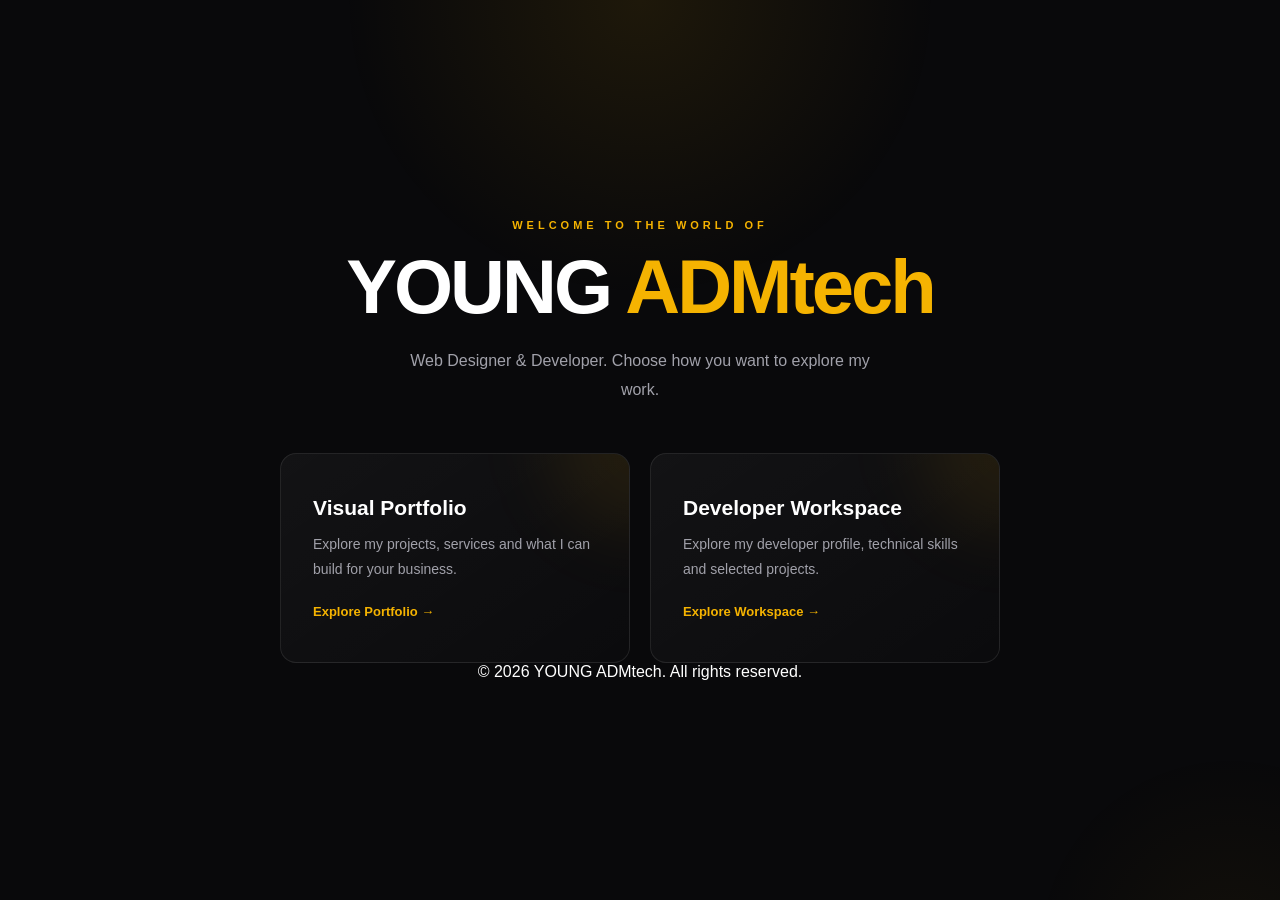
<file: index.html>
<!DOCTYPE html>
<html lang="en">
<head>
  <meta charset="UTF-8">
  <meta name="viewport" content="width=device-width, initial-scale=1.0">

  <title>YOUNG ADMtech | Web Designer &amp; Developer in Nigeria</title>

  <meta
    name="description"
    content="Welcome to YOUNG ADMtech, a web designer and developer in Nigeria. Explore website projects, digital services and the developer workspace."
  >

  <meta name="author" content="YOUNG ADMtech">
  <meta name="robots" content="index, follow">
  <meta name="theme-color" content="#09090c">

  <link
    rel="canonical"
    href="https://admtech783.github.io/my-portfolio/"
  >

  <!-- Open Graph / Social Sharing -->
  <meta property="og:type" content="website">
  <meta property="og:site_name" content="YOUNG ADMtech">
  <meta property="og:title" content="YOUNG ADMtech | Web Designer &amp; Developer">
  <meta
    property="og:description"
    content="Explore my web design projects, digital services and developer workspace."
  >
  <meta
    property="og:url"
    content="https://admtech783.github.io/my-portfolio/"
  >
  <meta
    property="og:image"
    content="https://admtech783.github.io/my-portfolio/photo.jpg"
  >
  <meta property="og:image:alt" content="YOUNG ADMtech portfolio">

  <!-- Twitter / X Sharing -->
  <meta name="twitter:card" content="summary_large_image">
  <meta name="twitter:title" content="YOUNG ADMtech | Web Designer &amp; Developer">
  <meta
    name="twitter:description"
    content="Discover my projects, services and developer workspace."
  >
  <meta
    name="twitter:image"
    content="https://admtech783.github.io/my-portfolio/photo.jpg"
  >

  <link rel="stylesheet" href="entry.css">

</head>

<body>

  <main class="entry">

    <p class="entry-small">WELCOME TO THE WORLD OF</p>

    <h1>YOUNG <span>ADMtech</span></h1>

    <p class="entry-sub">
      Web Designer &amp; Developer.
      Choose how you want to explore my work.
    </p>

    <nav class="entry-choices" aria-label="Explore my work">

      <a href="portfolio.html" class="choice">
        <h2>Visual Portfolio</h2>

        <p>
          Explore my projects, services and what I can build for your business.
        </p>

        <span>Explore Portfolio &rarr;</span>
      </a>

      <a href="workspace.html" class="choice">
        <h2>Developer Workspace</h2>

        <p>
          Explore my developer profile, technical skills and selected projects.
        </p>

        <span>Explore Workspace &rarr;</span>
      </a>

    </nav>

    <footer class="entry-footer">
      <p>
        &copy; <span id="year"></span> YOUNG ADMtech. All rights reserved.
      </p>
    </footer>

  </main>

  <script src="script.js" defer></script>

</body>
</html>
</file>
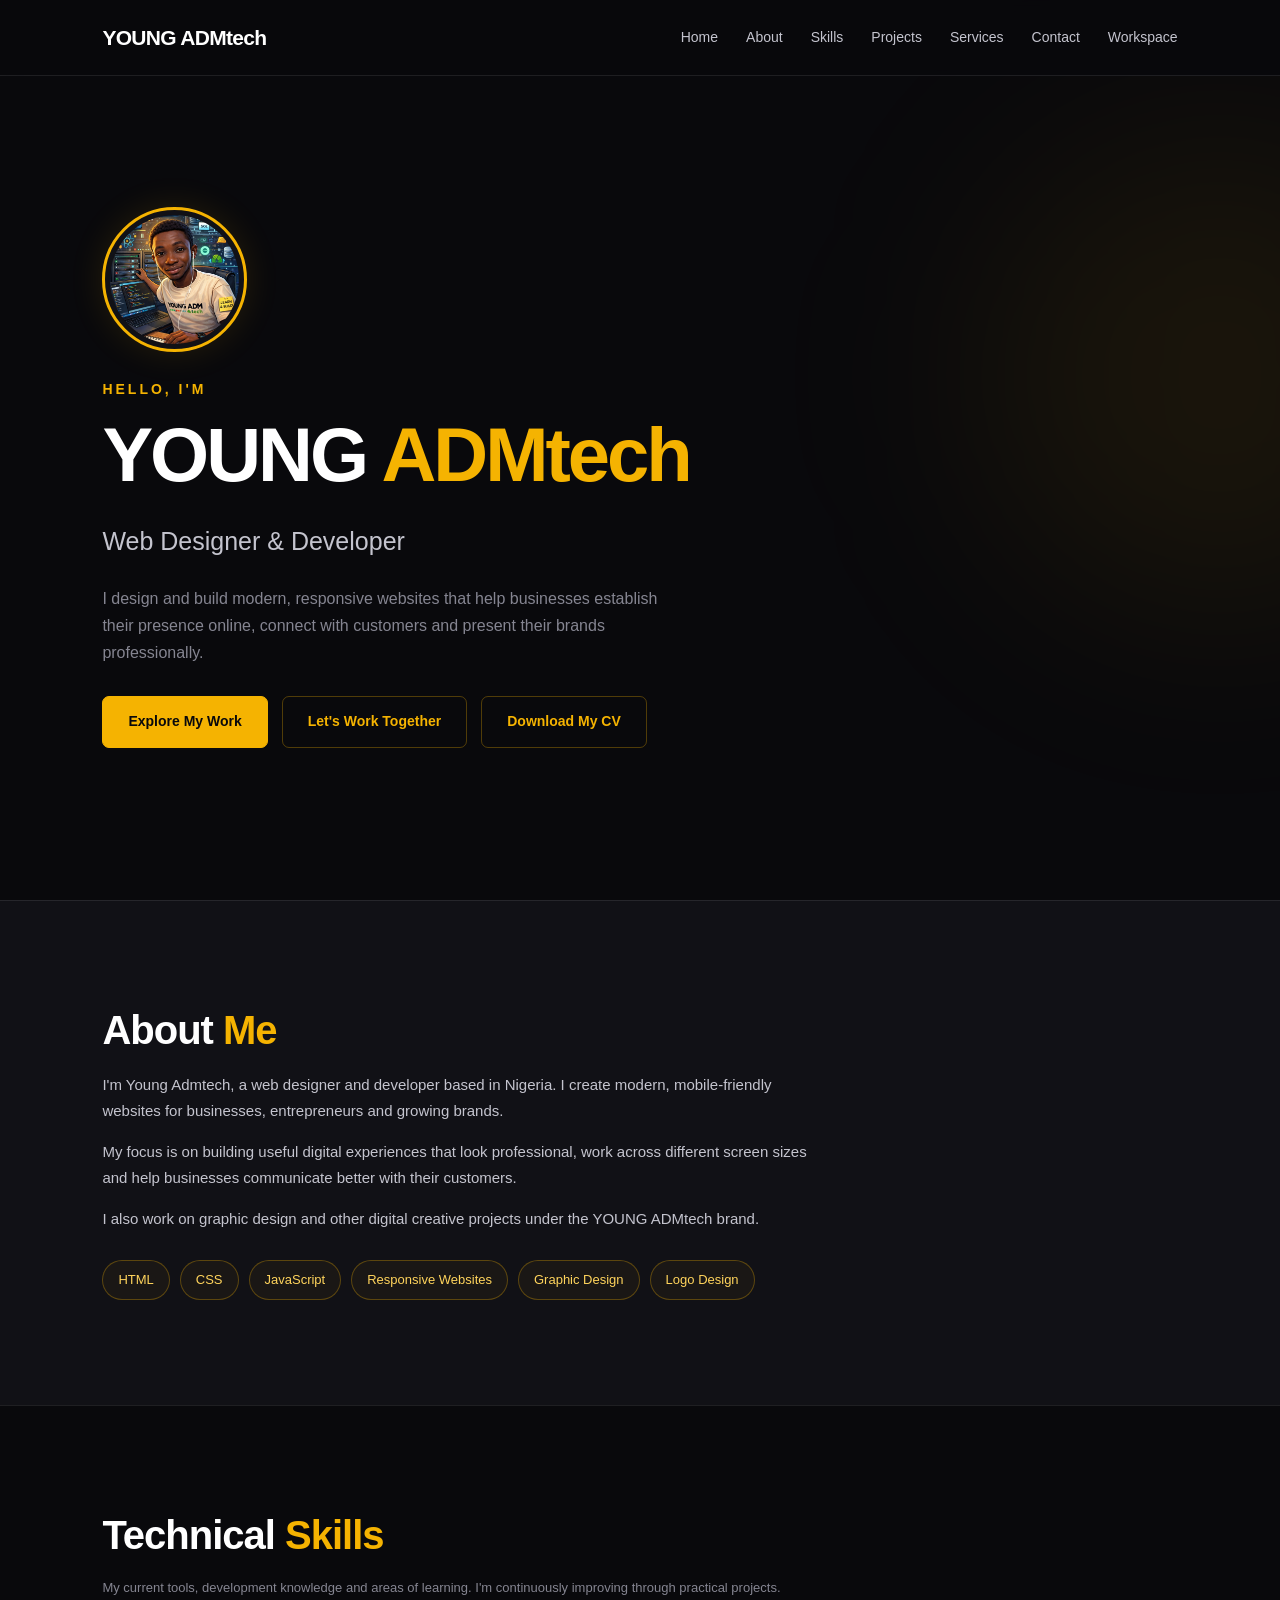
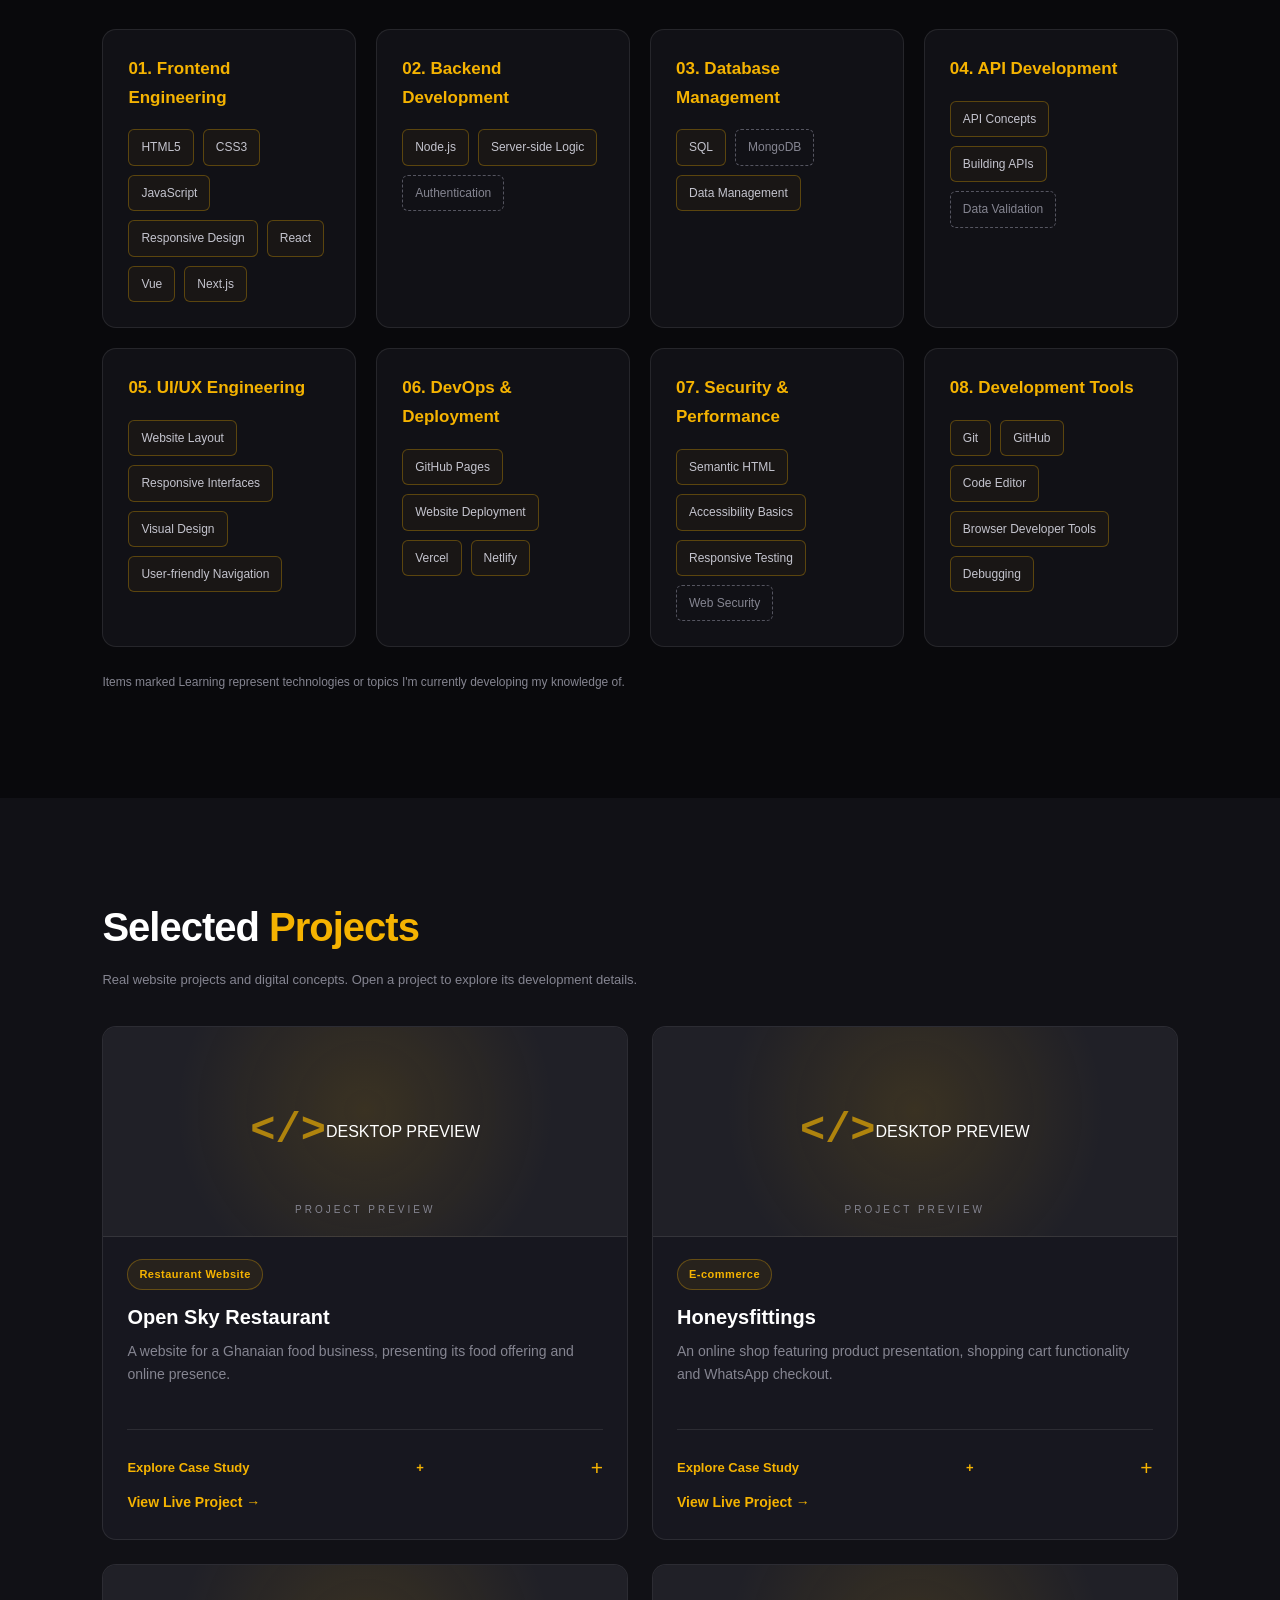
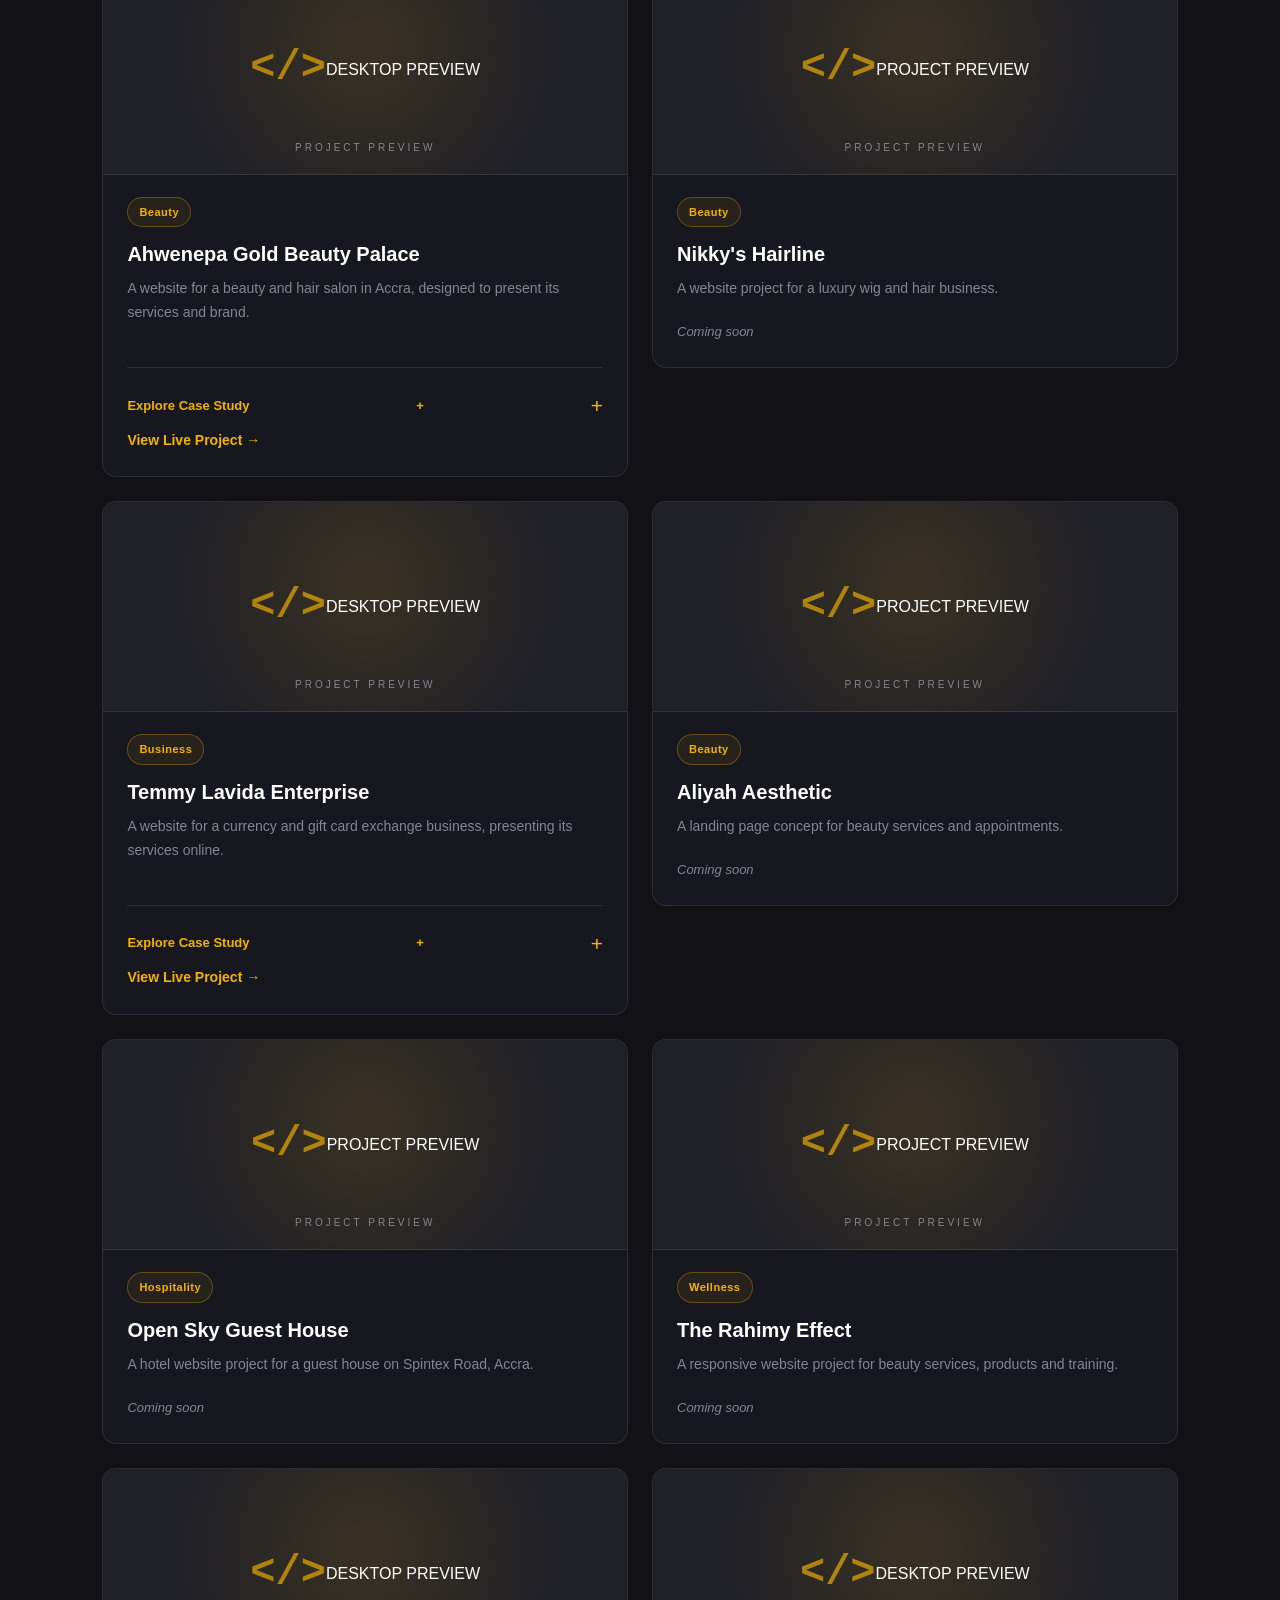
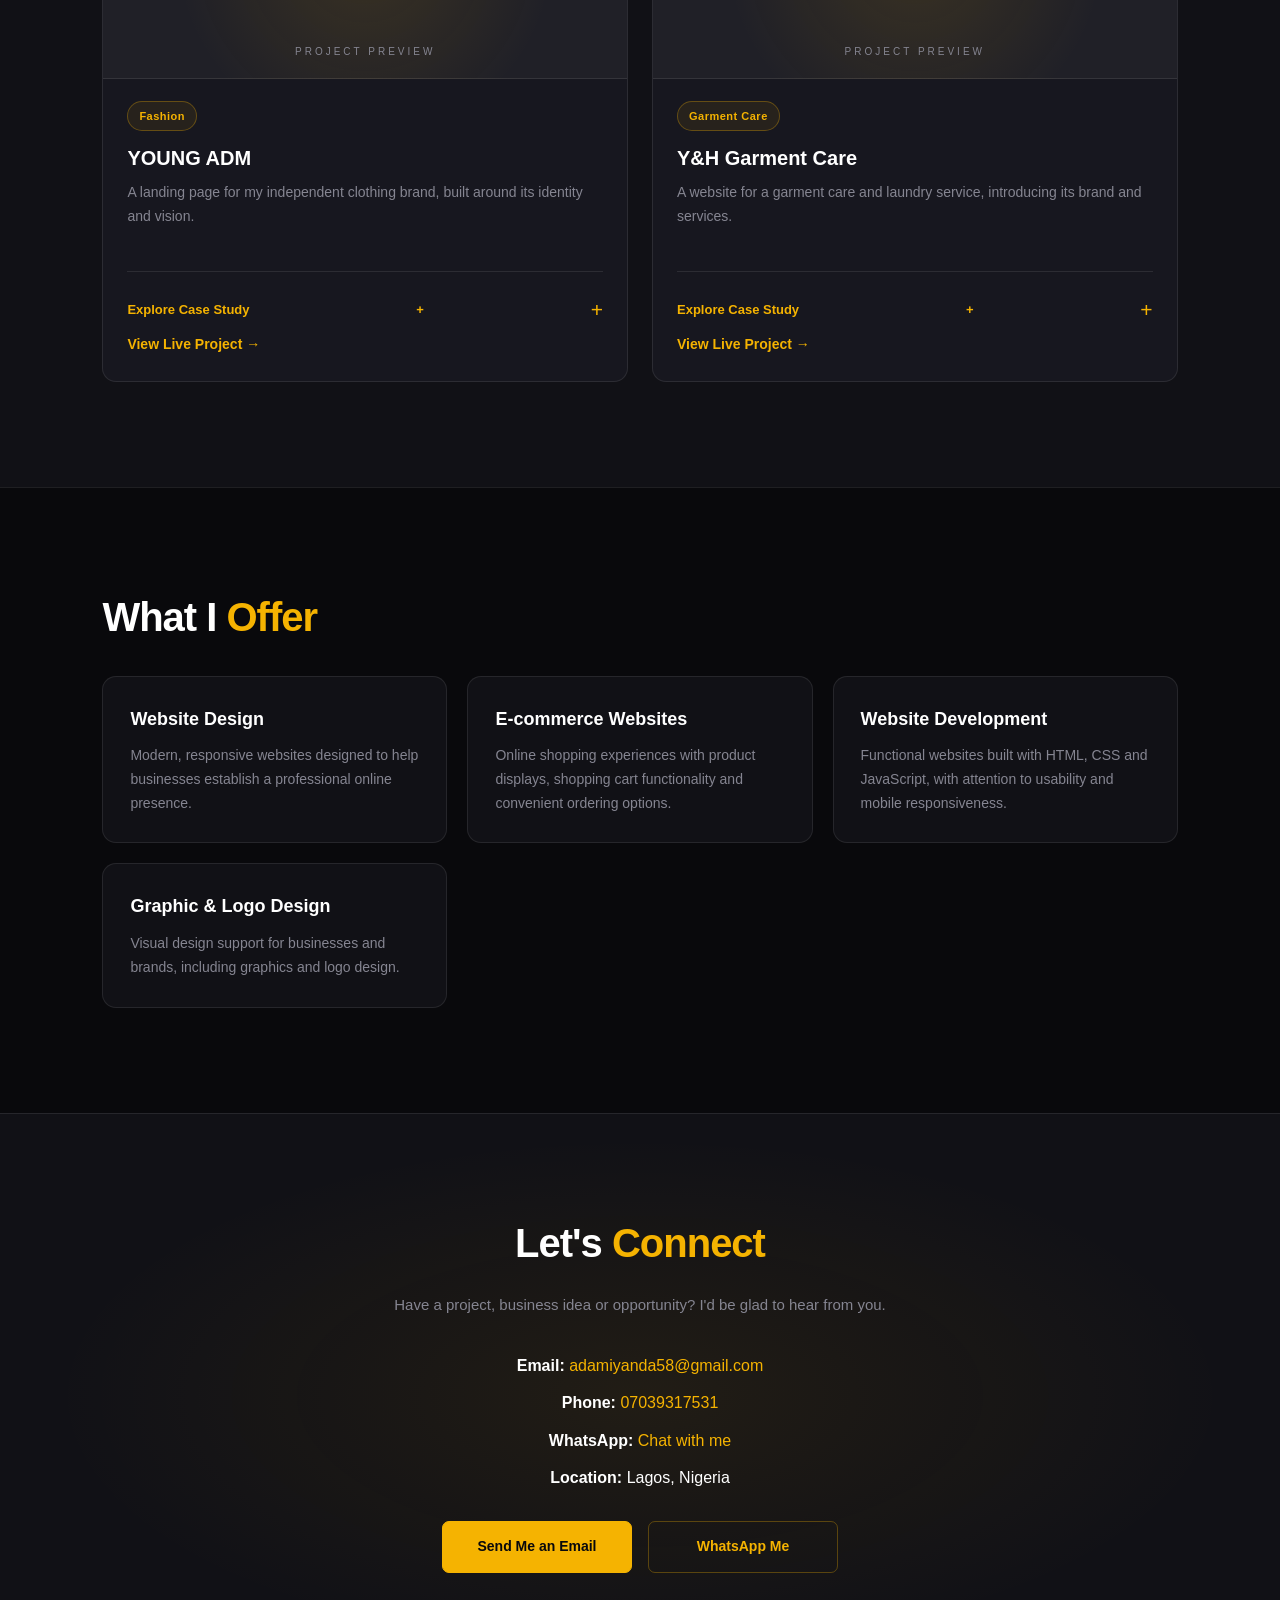
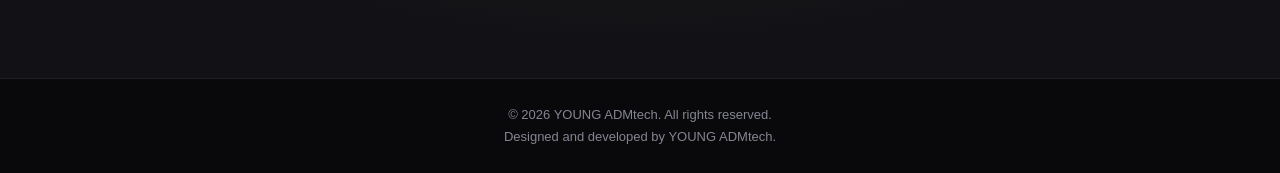
<file: portfolio.html>
<!DOCTYPE html>
<html lang="en">
<head>
  <meta charset="UTF-8">
  <meta name="viewport" content="width=device-width, initial-scale=1.0">

  <title>YOUNG ADMtech | Web Designer & Developer in Nigeria</title>

  <meta name="description" content="Explore YOUNG ADMtech's web design and development projects, technical skills and digital services. Building modern, responsive websites for businesses and growing brands in Nigeria.">

  <meta name="author" content="YOUNG ADMtech">
  <meta name="robots" content="index, follow">
  <meta name="theme-color" content="#09090c">

  <link rel="canonical" href="https://admtech783.github.io/my-portfolio/">

  <!-- Open Graph / Social Sharing -->
  <meta property="og:type" content="website">
  <meta property="og:site_name" content="YOUNG ADMtech">
  <meta property="og:title" content="YOUNG ADMtech | Web Designer & Developer">
  <meta property="og:description" content="Discover website projects, technical skills and digital services by YOUNG ADMtech.">
  <meta property="og:url" content="https://admtech783.github.io/my-portfolio/">
  <meta property="og:image" content="https://admtech783.github.io/my-portfolio/photo.jpg">
  <meta property="og:image:alt" content="Portrait of YOUNG ADMtech">

  <!-- Twitter / X Sharing -->
  <meta name="twitter:card" content="summary_large_image">
  <meta name="twitter:title" content="YOUNG ADMtech | Web Designer & Developer">
  <meta name="twitter:description" content="Modern websites, digital experiences and projects by YOUNG ADMtech.">
  <meta name="twitter:image" content="https://admtech783.github.io/my-portfolio/photo.jpg">

  <link rel="stylesheet" href="style.css">
</head>

<body>

  <a href="#main-content" class="skip-link">Skip to content</a>

  <!-- NAVIGATION -->
  <header class="navbar">
    <a href="#home" class="logo">YOUNG ADMtech</a>

    <button
      class="menu-toggle"
      id="menuToggle"
      aria-label="Open navigation menu"
      aria-controls="navMenu"
      aria-expanded="false"
      type="button"
    >&#9776;</button>

    <nav id="navMenu" aria-label="Main navigation">
      <a href="index.html">Home</a>
      <a href="#about">About</a>
      <a href="#skills">Skills</a>
      <a href="#projects">Projects</a>
      <a href="#services">Services</a>
      <a href="#contact">Contact</a>
      <a href="workspace.html">Workspace</a>
    </nav>
  </header>

  <main id="main-content">

    <!-- HERO -->
    <section id="home" class="hero">

      <img
        src="photo.jpg"
        alt="Portrait of YOUNG ADMtech"
        class="hero-photo"
        width="145"
        height="145"
        fetchpriority="high"
        decoding="async"
      >

      <p class="hero-small">HELLO, I'M</p>

      <h1>YOUNG <span>ADMtech</span></h1>

      <p class="hero-title">Web Designer &amp; Developer</p>

      <p class="hero-text">
        I design and build modern, responsive websites that help
        businesses establish their presence online, connect with
        customers and present their brands professionally.
      </p>

      <div class="hero-buttons">
        <a href="#projects" class="btn btn-primary">
          Explore My Work
        </a>

        <a href="#contact" class="btn btn-outline">
          Let's Work Together
        </a>

        <a href="Adam-Iyanda-CV.pdf" class="btn btn-outline" download>
          Download My CV
        </a>
      </div>

    </section>

    <!-- ABOUT -->
    <section id="about" class="about">

      <h2 class="section-title">About <span>Me</span></h2>

      <p class="about-text">
        I'm Young Admtech, a web designer and developer based in Nigeria.
        I create modern, mobile-friendly websites for businesses,
        entrepreneurs and growing brands.
      </p>

      <p class="about-text">
        My focus is on building useful digital experiences that look
        professional, work across different screen sizes and help
        businesses communicate better with their customers.
      </p>

      <p class="about-text">
        I also work on graphic design and other digital creative projects
        under the YOUNG ADMtech brand.
      </p>

      <div class="skills" aria-label="Areas of work">
        <span>HTML</span>
        <span>CSS</span>
        <span>JavaScript</span>
        <span>Responsive Websites</span>
        <span>Graphic Design</span>
        <span>Logo Design</span>
      </div>

    </section>

    <!-- TECHNICAL SKILLS DASHBOARD -->
    <section id="skills" class="skills-section">

      <h2 class="section-title">Technical <span>Skills</span></h2>

      <p class="skills-note">
        My current tools, development knowledge and areas of learning.
        I'm continuously improving through practical projects.
      </p>

      <div class="skill-groups">

        <article class="skill-group">
          <h3>01. Frontend Engineering</h3>
          <div class="skill-tags">
            <span>HTML5</span>
            <span>CSS3</span>
            <span>JavaScript</span>
            <span>Responsive Design</span>
            <span>React </span>
            <span>Vue </span>
            <span>Next.js </span>
          </div>
        </article>

        <article class="skill-group">
          <h3>02. Backend Development</h3>
          <div class="skill-tags">
            <span>Node.js</span>
            <span>Server-side Logic</span>
            <span class="learning">Authentication</span>
          </div>
        </article>

        <article class="skill-group">
          <h3>03. Database Management</h3>
          <div class="skill-tags">
            <span>SQL</span>
            <span class="learning">MongoDB</span>
            <span>Data Management</span>
          </div>
        </article>

        <article class="skill-group">
          <h3>04. API Development</h3>
          <div class="skill-tags">
            <span>API Concepts</span>
            <span>Building APIs</span>
            <span class="learning">Data Validation</span>
          </div>
        </article>

        <article class="skill-group">
          <h3>05. UI/UX Engineering</h3>
          <div class="skill-tags">
            <span>Website Layout</span>
            <span>Responsive Interfaces</span>
            <span>Visual Design</span>
            <span>User-friendly Navigation</span>
          </div>
        </article>

        <article class="skill-group">
          <h3>06. DevOps &amp; Deployment</h3>
          <div class="skill-tags">
            <span>GitHub Pages</span>
            <span>Website Deployment</span>
            <span>Vercel</span>
            <span>Netlify</span>
          </div>
        </article>

        <article class="skill-group">
          <h3>07. Security &amp; Performance</h3>
          <div class="skill-tags">
            <span>Semantic HTML</span>
            <span>Accessibility Basics</span>
            <span>Responsive Testing</span>
            <span class="learning">Web Security</span>
          </div>
        </article>

        <article class="skill-group">
          <h3>08. Development Tools</h3>
          <div class="skill-tags">
            <span>Git</span>
            <span>GitHub</span>
            <span>Code Editor</span>
            <span>Browser Developer Tools</span>
            <span>Debugging</span>
          </div>
        </article>

      </div>

      <p class="skills-disclaimer">
        Items marked Learning represent technologies or topics
        I'm currently developing my knowledge of.
      </p>

    </section>

    <!-- PROJECTS -->
    <section id="projects" class="projects">

      <h2 class="section-title">Selected <span>Projects</span></h2>

      <p class="skills-note">
        Real website projects and digital concepts.
        Open a project to explore its development details.
      </p>

      <div class="project-grid">

        <!-- PROJECT 1 -->
        <article class="project-card">

          <div class="project-preview" role="img"
            aria-label="Open Sky Restaurant screenshot placeholder">
            <span>DESKTOP PREVIEW</span>
          </div>

          <span class="project-tag">Restaurant Website</span>
          <h3>Open Sky Restaurant</h3>

          <p>
            A website for a Ghanaian food business, presenting its
            food offering and online presence.
          </p>

          <details class="case-study">
            <summary>Explore Case Study <span>+</span></summary>
            <div class="case-study-content">
              <h4>Project Overview</h4>
              <p>A restaurant website designed to give customers a place to explore the business online.</p>

              <h4>My Solution</h4>
              <p>A branded website focused on presenting the restaurant and making business information accessible.</p>

              <h4>Technologies</h4>
              <p>HTML · CSS · JavaScript</p>

              <h4>Development Focus</h4>
              <ul>
                <li>Clear presentation of restaurant information.</li>
                <li>Organised website layout and navigation.</li>
                <li>Responsive presentation across screen sizes.</li>
              </ul>

              <h4>Screenshots</h4>
              <div class="case-screenshots">
                <div class="project-shot">Desktop screenshot to be added</div>
                <div class="project-shot">Mobile screenshot to be added</div>
              </div>
            </div>
          </details>

          <a href="https://admtech783.github.io/OPEN-SKY-RESTURANT/"
             target="_blank" rel="noopener noreferrer" class="project-link">
            View Live Project &rarr;
          </a>

        </article>

        <!-- PROJECT 2 -->
        <article class="project-card">

          <div class="project-preview" role="img"
            aria-label="Honeysfittings screenshot placeholder">
            <span>DESKTOP PREVIEW</span>
          </div>

          <span class="project-tag">E-commerce</span>
          <h3>Honeysfittings</h3>

          <p>
            An online shop featuring product presentation,
            shopping cart functionality and WhatsApp checkout.
          </p>

          <details class="case-study">
            <summary>Explore Case Study <span>+</span></summary>
            <div class="case-study-content">
              <h4>Project Overview</h4>
              <p>An online shopping experience created for a fittings business.</p>

              <h4>My Solution</h4>
              <p>A product-focused website with a cart and WhatsApp-based ordering flow.</p>

              <h4>Technologies</h4>
              <p>HTML · CSS · JavaScript</p>

              <h4>Key Features</h4>
              <ul>
                <li>Product presentation.</li>
                <li>Shopping cart functionality.</li>
                <li>WhatsApp checkout.</li>
                <li>Responsive website layout.</li>
              </ul>

              <h4>Development Focus</h4>
              <ul>
                <li>Making products easier to browse.</li>
                <li>Connecting cart selections to the ordering process.</li>
                <li>Supporting customers on mobile devices.</li>
              </ul>

              <h4>Screenshots</h4>
              <div class="case-screenshots">
                <div class="project-shot">Desktop screenshot to be added</div>
                <div class="project-shot">Mobile screenshot to be added</div>
              </div>
            </div>
          </details>

          <a href="https://admtech783.github.io/honey/"
             target="_blank" rel="noopener noreferrer" class="project-link">
            View Live Project &rarr;
          </a>

        </article>

        <!-- PROJECT 3 -->
        <article class="project-card">

          <div class="project-preview" role="img"
            aria-label="Ahwenepa Gold Beauty Palace screenshot placeholder">
            <span>DESKTOP PREVIEW</span>
          </div>

          <span class="project-tag">Beauty</span>
          <h3>Ahwenepa Gold Beauty Palace</h3>

          <p>
            A website for a beauty and hair salon in Accra,
            designed to present its services and brand.
          </p>

          <details class="case-study">
            <summary>Explore Case Study <span>+</span></summary>
            <div class="case-study-content">
              <h4>Project Overview</h4>
              <p>A digital presence for a beauty and hair salon.</p>

              <h4>My Solution</h4>
              <p>A branded website that introduces the business and presents its services.</p>

              <h4>Technologies</h4>
              <p>HTML · CSS · JavaScript</p>

              <h4>Development Focus</h4>
              <ul>
                <li>Professional service presentation.</li>
                <li>Consistent visual layout.</li>
                <li>Responsive browsing experience.</li>
              </ul>

              <h4>Screenshots</h4>
              <div class="case-screenshots">
                <div class="project-shot">Desktop screenshot to be added</div>
                <div class="project-shot">Mobile screenshot to be added</div>
              </div>
            </div>
          </details>

          <a href="https://admtech783.github.io/Ahwenepa-Gold/"
             target="_blank" rel="noopener noreferrer" class="project-link">
            View Live Project &rarr;
          </a>

        </article>

        <!-- PROJECT 4 -->
        <article class="project-card">

          <div class="project-preview" role="img"
            aria-label="Nikky's Hairline project preview placeholder">
            <span>PROJECT PREVIEW</span>
          </div>

          <span class="project-tag">Beauty</span>
          <h3>Nikky's Hairline</h3>
          <p>A website project for a luxury wig and hair business.</p>
          <span class="project-soon">Coming soon</span>

        </article>

        <!-- PROJECT 5 -->
        <article class="project-card">

          <div class="project-preview" role="img"
            aria-label="Temmy Lavida Enterprise screenshot placeholder">
            <span>DESKTOP PREVIEW</span>
          </div>

          <span class="project-tag">Business</span>
          <h3>Temmy Lavida Enterprise</h3>

          <p>
            A website for a currency and gift card exchange business,
            presenting its services online.
          </p>

          <details class="case-study">
            <summary>Explore Case Study <span>+</span></summary>
            <div class="case-study-content">
              <h4>Project Overview</h4>
              <p>A business website for a currency and gift card exchange service.</p>

              <h4>My Solution</h4>
              <p>A website designed to introduce the business and communicate its services.</p>

              <h4>Technologies</h4>
              <p>HTML · CSS · JavaScript</p>

              <h4>Development Focus</h4>
              <ul>
                <li>Clear service presentation.</li>
                <li>Business information and contact visibility.</li>
                <li>Responsive layout.</li>
              </ul>

              <h4>Screenshots</h4>
              <div class="case-screenshots">
                <div class="project-shot">Desktop screenshot to be added</div>
                <div class="project-shot">Mobile screenshot to be added</div>
              </div>
            </div>
          </details>

          <a href="https://admtech783.github.io/Temmy-lavida-ENTERPRISES/"
             target="_blank" rel="noopener noreferrer" class="project-link">
            View Live Project &rarr;
          </a>

        </article>

        <!-- PROJECT 6 -->
        <article class="project-card">

          <div class="project-preview" role="img"
            aria-label="Aliyah Aesthetic project preview placeholder">
            <span>PROJECT PREVIEW</span>
          </div>

          <span class="project-tag">Beauty</span>
          <h3>Aliyah Aesthetic</h3>
          <p>A landing page concept for beauty services and appointments.</p>
          <span class="project-soon">Coming soon</span>

        </article>

        <!-- PROJECT 7 -->
        <article class="project-card">

          <div class="project-preview" role="img"
            aria-label="Open Sky Guest House project preview placeholder">
            <span>PROJECT PREVIEW</span>
          </div>

          <span class="project-tag">Hospitality</span>
          <h3>Open Sky Guest House</h3>
          <p>A hotel website project for a guest house on Spintex Road, Accra.</p>
          <span class="project-soon">Coming soon</span>

        </article>

        <!-- PROJECT 8 -->
        <article class="project-card">

          <div class="project-preview" role="img"
            aria-label="The Rahimy Effect project preview placeholder">
            <span>PROJECT PREVIEW</span>
          </div>

          <span class="project-tag">Wellness</span>
          <h3>The Rahimy Effect</h3>
          <p>A responsive website project for beauty services, products and training.</p>
          <span class="project-soon">Coming soon</span>

        </article>

        <!-- PROJECT 9 -->
        <article class="project-card">

          <div class="project-preview" role="img"
            aria-label="YOUNG ADM screenshot placeholder">
            <span>DESKTOP PREVIEW</span>
          </div>

          <span class="project-tag">Fashion</span>
          <h3>YOUNG ADM</h3>

          <p>
            A landing page for my independent clothing brand,
            built around its identity and vision.
          </p>

          <details class="case-study">
            <summary>Explore Case Study <span>+</span></summary>
            <div class="case-study-content">
              <h4>Project Overview</h4>
              <p>A website for presenting the YOUNG ADM clothing brand and its identity.</p>

              <h4>My Solution</h4>
              <p>A brand-focused landing page introducing the label and its direction.</p>

              <h4>Technologies</h4>
              <p>HTML · CSS · JavaScript</p>

              <h4>Development Focus</h4>
              <ul>
                <li>Brand identity presentation.</li>
                <li>Clear content structure.</li>
                <li>Responsive design.</li>
              </ul>

              <h4>Screenshots</h4>
              <div class="case-screenshots">
                <div class="project-shot">Desktop screenshot to be added</div>
                <div class="project-shot">Mobile screenshot to be added</div>
              </div>
            </div>
          </details>

          <a href="https://admtech783.github.io/YOUNG-ADM-WEARS"
             target="_blank" rel="noopener noreferrer" class="project-link">
            View Live Project &rarr;
          </a>

        </article>

        <!-- PROJECT 10 -->
        <article class="project-card">

          <div class="project-preview" role="img"
            aria-label="Y and H Garment Care screenshot placeholder">
            <span>DESKTOP PREVIEW</span>
          </div>

          <span class="project-tag">Garment Care</span>
          <h3>Y&amp;H Garment Care</h3>

          <p>
            A website for a garment care and laundry service,
            introducing its brand and services.
          </p>

          <details class="case-study">
            <summary>Explore Case Study <span>+</span></summary>
            <div class="case-study-content">
              <h4>Project Overview</h4>
              <p>A website concept for a garment care and laundry business.</p>

              <h4>My Solution</h4>
              <p>A branded online presence to introduce the business and its services.</p>

              <h4>Technologies</h4>
              <p>HTML · CSS · JavaScript</p>

              <h4>Development Focus</h4>
              <ul>
                <li>Service presentation.</li>
                <li>Brand consistency.</li>
                <li>Responsive website layout.</li>
              </ul>

              <h4>Screenshots</h4>
              <div class="case-screenshots">
                <div class="project-shot">Desktop screenshot to be added</div>
                <div class="project-shot">Mobile screenshot to be added</div>
              </div>
            </div>
          </details>

          <a href="https://admtech783.github.io/Y-H-Garment-Care/"
             target="_blank" rel="noopener noreferrer" class="project-link">
            View Live Project &rarr;
          </a>

        </article>

      </div>

    </section>

    <!-- SERVICES -->
    <section id="services" class="services">

      <h2 class="section-title">What I <span>Offer</span></h2>

      <div class="service-grid">

        <article class="service-card">
          <h3>Website Design</h3>
          <p>
            Modern, responsive websites designed to help businesses
            establish a professional online presence.
          </p>
        </article>

        <article class="service-card">
          <h3>E-commerce Websites</h3>
          <p>
            Online shopping experiences with product displays,
            shopping cart functionality and convenient ordering options.
          </p>
        </article>

        <article class="service-card">
          <h3>Website Development</h3>
          <p>
            Functional websites built with HTML, CSS and JavaScript,
            with attention to usability and mobile responsiveness.
          </p>
        </article>

        <article class="service-card">
          <h3>Graphic &amp; Logo Design</h3>
          <p>
            Visual design support for businesses and brands,
            including graphics and logo design.
          </p>
        </article>

      </div>
    </section>

    <!-- CONTACT -->
    <section id="contact" class="contact">

      <h2 class="section-title">Let's <span>Connect</span></h2>

      <p class="contact-text">
        Have a project, business idea or opportunity?
        I'd be glad to hear from you.
      </p>

      <div class="contact-details">

        <p>
          <strong>Email:</strong>
          <a href="mailto:adamiyanda58@gmail.com">
            adamiyanda58@gmail.com
          </a>
        </p>

        <p>
          <strong>Phone:</strong>
          <a href="tel:07039317531">
            07039317531
          </a>
        </p>

        <p>
          <strong>WhatsApp:</strong>
          <a href="https://wa.me/2348126966400"
             target="_blank" rel="noopener noreferrer">
            Chat with me
          </a>
        </p>

        <p>
          <strong>Location:</strong> Lagos, Nigeria
        </p>

      </div>

      <div class="contact-buttons">
        <a href="mailto:adamiyanda58@gmail.com"
           class="btn btn-primary">
          Send Me an Email
        </a>

        <a href="https://wa.me/2348126966400"
           target="_blank" rel="noopener noreferrer"
           class="btn btn-outline">
          WhatsApp Me
        </a>
      </div>

    </section>

  </main>

  <!-- FOOTER -->
  <footer class="footer">
    <p>
      &copy; <span id="year"></span> YOUNG ADMtech. All rights reserved.
    </p>

    <p>Designed and developed by YOUNG ADMtech.</p>
  </footer>

  <script src="script.js" defer></script>

</body>
</html>
</file>
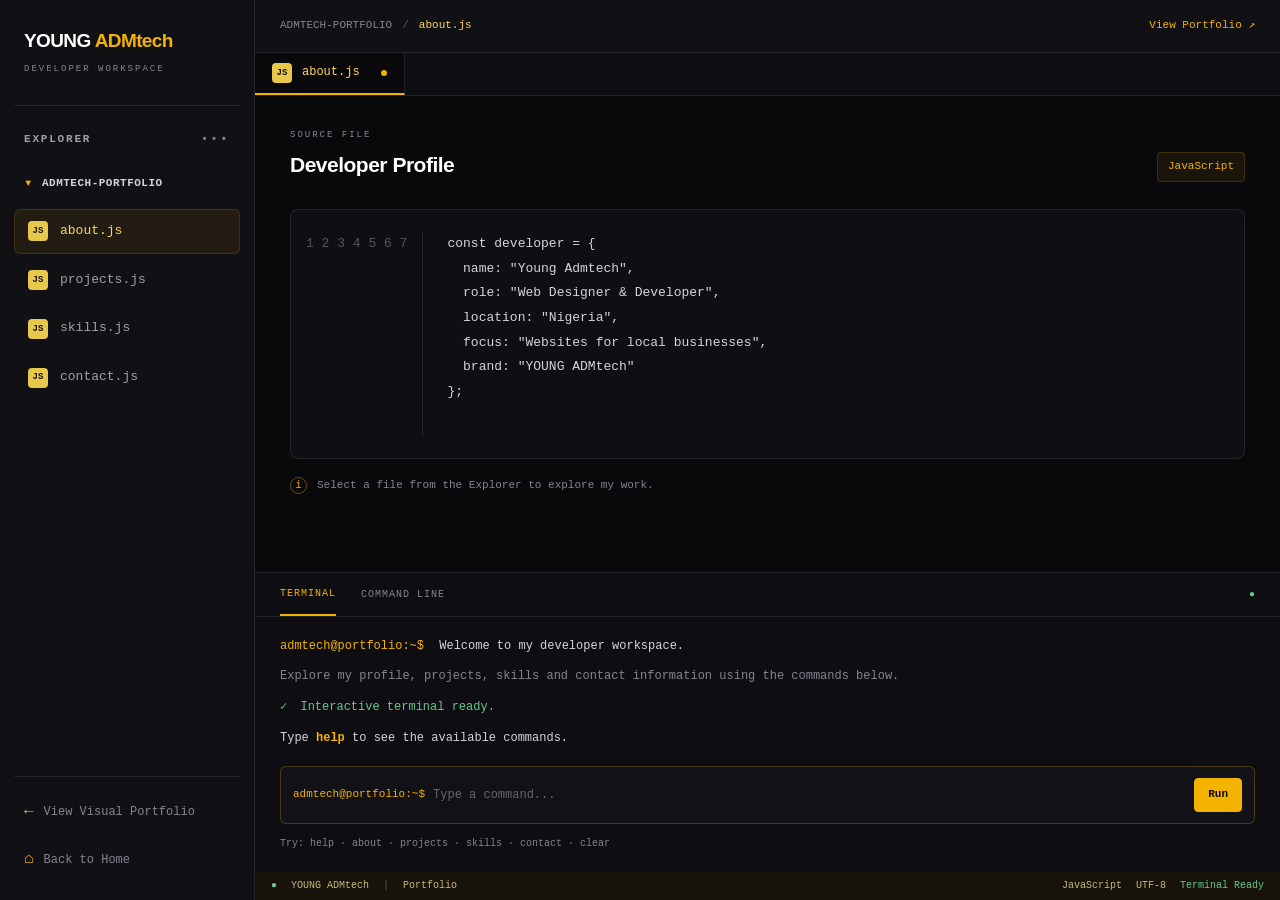
<file: workspace.html>
<!DOCTYPE html>
<html lang="en">
<head>
  <meta charset="UTF-8">
  <meta name="viewport" content="width=device-width, initial-scale=1.0">

  <title>Developer Workspace | YOUNG ADMtech</title>

  <meta
    name="description"
    content="Explore the developer workspace of YOUNG ADMtech. Discover development projects, technical skills, profile information and an interactive terminal."
  >

  <meta name="author" content="YOUNG ADMtech">
  <meta name="robots" content="index, follow">
  <meta name="theme-color" content="#09090c">

  <link
    rel="canonical"
    href="https://admtech783.github.io/my-portfolio/workspace.html"
  >

  <!-- Open Graph / Social Sharing -->
  <meta property="og:type" content="website">
  <meta property="og:site_name" content="YOUNG ADMtech">
  <meta property="og:title" content="Developer Workspace | YOUNG ADMtech">
  <meta
    property="og:description"
    content="Explore my developer profile, technical skills, projects and interactive workspace."
  >
  <meta
    property="og:url"
    content="https://admtech783.github.io/my-portfolio/workspace.html"
  >
  <meta
    property="og:image"
    content="https://admtech783.github.io/my-portfolio/photo.jpg"
  >

  <link rel="stylesheet" href="workspace.css">

  <script src="workspace.js" defer></script>
</head>

<body>

  <main class="workspace">

    <!-- SIDEBAR -->
    <aside class="sidebar" aria-label="Workspace explorer">

      <div class="sidebar-brand">
        <a href="index.html" class="brand-name">
          YOUNG <span>ADMtech</span>
        </a>
        <p>DEVELOPER WORKSPACE</p>
      </div>

      <div class="explorer-heading">
        <span>EXPLORER</span>
        <span class="explorer-dots" aria-hidden="true">•••</span>
      </div>

      <div class="project-folder">
        <span class="folder-icon" aria-hidden="true">▾</span>
        <span>ADMTECH-PORTFOLIO</span>
      </div>

      <nav class="file-list" aria-label="Workspace files">

        <button
          class="file active"
          data-file="about"
          type="button"
          aria-current="page"
        >
          <span class="file-icon js-icon" aria-hidden="true">JS</span>
          <span>about.js</span>
        </button>

        <button class="file" data-file="projects" type="button">
          <span class="file-icon js-icon" aria-hidden="true">JS</span>
          <span>projects.js</span>
        </button>

        <button class="file" data-file="skills" type="button">
          <span class="file-icon js-icon" aria-hidden="true">JS</span>
          <span>skills.js</span>
        </button>

        <button class="file" data-file="contact" type="button">
          <span class="file-icon js-icon" aria-hidden="true">JS</span>
          <span>contact.js</span>
        </button>

      </nav>

      <div class="sidebar-bottom">
        <div class="sidebar-divider"></div>

        <a href="portfolio.html" class="back">
          <span aria-hidden="true">←</span>
          View Visual Portfolio
        </a>

        <a href="index.html" class="back">
          <span aria-hidden="true">⌂</span>
          Back to Home
        </a>
      </div>

    </aside>

    <!-- MAIN EDITOR -->
    <section class="editor" aria-label="Developer code editor">

      <!-- TOP BAR -->
      <header class="editor-topbar">

        <div class="editor-breadcrumb">
          <span>ADMTECH-PORTFOLIO</span>
          <span class="breadcrumb-arrow" aria-hidden="true">/</span>
          <span id="breadcrumbFile">about.js</span>
        </div>

        <a href="portfolio.html" class="portfolio-link">
          View Portfolio ↗
        </a>

      </header>

      <!-- TAB BAR -->
      <div class="tab-bar">

        <div class="tab active">
          <span class="file-icon js-icon" aria-hidden="true">JS</span>
          <span id="tabName">about.js</span>
          <span class="tab-dot" aria-hidden="true"></span>
        </div>

      </div>

      <!-- EDITOR CONTENT -->
      <div class="editor-content">

        <div class="editor-heading">
          <div>
            <p class="editor-label">SOURCE FILE</p>
            <h1 id="editorTitle">Developer Profile</h1>
          </div>

          <span class="language-label">JavaScript</span>
        </div>

        <div class="code-container">

          <div
            class="line-numbers"
            id="lineNumbers"
            aria-hidden="true"
          >
            1
          </div>

          <pre
            class="code"
            id="codeView"
            aria-label="Selected JavaScript example"
          ><code>const developer = {
  name: "Young Admtech",
  role: "Web Designer & Developer",
  location: "Nigeria",
  focus: "Websites for local businesses",
  brand: "YOUNG ADMtech"
};</code></pre>

        </div>

        <div class="editor-hint">
          <span class="hint-icon" aria-hidden="true">i</span>
          Select a file from the Explorer to explore my work.
        </div>

      </div>

      <!-- INTERACTIVE TERMINAL -->
      <section
        class="terminal-panel"
        aria-label="Interactive developer terminal"
      >

        <div class="terminal-header">

          <div class="terminal-tabs">
            <span class="terminal-tab active">TERMINAL</span>
            <span class="terminal-tab">COMMAND LINE</span>
          </div>

          <span
            class="terminal-indicator"
            title="Terminal ready"
            aria-label="Terminal ready"
          >●</span>

        </div>

        <div class="terminal-content">

          <div class="terminal-welcome">

            <p class="terminal-line">
              <span class="terminal-prompt">admtech@portfolio:~$</span>
              Welcome to my developer workspace.
            </p>

            <p class="terminal-description">
              Explore my profile, projects, skills and contact information
              using the commands below.
            </p>

            <p class="terminal-success">
              <span aria-hidden="true">✓</span>
              Interactive terminal ready.
            </p>

            <p class="terminal-help">
              Type <strong>help</strong> to see the available commands.
            </p>

          </div>

          <!-- Command history and results appear here -->
          <div
            class="terminal-output"
            id="terminalOutput"
            aria-live="polite"
            aria-relevant="additions"
          ></div>

          <!-- Terminal command input -->
          <form
            class="terminal-form"
            id="terminalForm"
            autocomplete="off"
          >

            <label class="terminal-prompt" for="terminalInput">
              admtech@portfolio:~$
            </label>

            <input
              type="text"
              id="terminalInput"
              name="command"
              placeholder="Type a command..."
              autocomplete="off"
              spellcheck="false"
              aria-label="Enter a terminal command"
            >

            <button type="submit" class="terminal-run">
              Run
            </button>

          </form>

          <p class="terminal-shortcuts">
            Try: help · about · projects · skills · contact · clear
          </p>

        </div>

      </section>

      <!-- STATUS BAR -->
      <footer class="status-bar">

        <div class="status-left">
          <span aria-hidden="true">●</span>
          <span>YOUNG ADMtech</span>
          <span class="status-divider">|</span>
          <span>Portfolio</span>
        </div>

        <div class="status-right">
          <span>JavaScript</span>
          <span>UTF-8</span>
          <span id="terminalStatus">Terminal Ready</span>
        </div>

      </footer>

    </section>

  </main>

</body>
</html>
</file>
<file: entry.css>
/* =========================================
   YOUNG ADMtech 2.0
   Premium Entry Experience
========================================= */

:root {
  --bg: #09090b;
  --surface: #131316;
  --surface-hover: #1a1a20;
  --gold: #f5b301;
  --gold-light: #ffd45c;
  --white: #ffffff;
  --muted: #a1a1aa;
  --border: rgba(255, 255, 255, 0.09);
  --transition: 0.35s ease;
}

* {
  margin: 0;
  padding: 0;
  box-sizing: border-box;
}

html {
  scroll-behavior: smooth;
}

body {
  min-height: 100vh;
  font-family: "Inter", "Segoe UI", Arial, sans-serif;
  background: var(--bg);
  color: var(--white);
  overflow-x: hidden;
}

/* Background lighting */

body::before {
  content: "";
  position: fixed;
  width: 600px;
  height: 600px;
  top: -300px;
  left: 50%;
  transform: translateX(-50%);
  background: radial-gradient(
    circle,
    rgba(245, 179, 1, 0.09),
    transparent 70%
  );
  pointer-events: none;
  z-index: -1;
}

body::after {
  content: "";
  position: fixed;
  width: 400px;
  height: 400px;
  bottom: -250px;
  right: -150px;
  background: radial-gradient(
    circle,
    rgba(245, 179, 1, 0.045),
    transparent 70%
  );
  pointer-events: none;
  z-index: -1;
}

/* Main entry */

.entry {
  min-height: 100svh;
  display: flex;
  flex-direction: column;
  align-items: center;
  justify-content: center;
  text-align: center;
  padding: 70px 8%;
  position: relative;
  isolation: isolate;
}

/* Introduction */

.entry-small {
  color: var(--gold);
  letter-spacing: 4px;
  text-transform: uppercase;
  font-size: 11px;
  font-weight: 700;
  margin-bottom: 14px;
  animation: fadeUp 0.7s ease both;
}

.entry h1 {
  font-size: clamp(42px, 7vw, 76px);
  line-height: 1.1;
  letter-spacing: -3px;
  font-weight: 800;
  margin-bottom: 18px;
  animation: fadeUp 0.7s 0.1s ease both;
}

.entry h1 span {
  color: var(--gold);
}

.entry-sub {
  color: var(--muted);
  max-width: 480px;
  font-size: 16px;
  line-height: 1.8;
  margin-bottom: 48px;
  animation: fadeUp 0.7s 0.2s ease both;
}

/* Entry choices */

.entry-choices {
  display: grid;
  grid-template-columns: repeat(2, minmax(0, 1fr));
  gap: 20px;
  width: 100%;
  max-width: 720px;
  animation: fadeUp 0.7s 0.3s ease both;
}

.choice {
  position: relative;
  min-height: 210px;
  display: flex;
  flex-direction: column;
  align-items: flex-start;
  justify-content: center;
  width: 100%;
  padding: 32px;
  overflow: hidden;
  background: linear-gradient(
    145deg,
    rgba(255, 255, 255, 0.045),
    rgba(255, 255, 255, 0.012)
  );
  border: 1px solid var(--border);
  border-radius: 16px;
  text-align: left;
  text-decoration: none;
  color: var(--white);
  transition:
    transform var(--transition),
    border-color var(--transition),
    background var(--transition),
    box-shadow var(--transition);
}

/* Subtle card lighting */

.choice::before {
  content: "";
  position: absolute;
  width: 180px;
  height: 180px;
  top: -100px;
  right: -100px;
  border-radius: 50%;
  background: rgba(245, 179, 1, 0.08);
  filter: blur(35px);
  transition: var(--transition);
}

.choice:hover {
  transform: translateY(-8px);
  border-color: rgba(245, 179, 1, 0.55);
  background: var(--surface-hover);
  box-shadow: 0 20px 50px rgba(0, 0, 0, 0.3);
}

.choice:hover::before {
  transform: scale(1.5);
  background: rgba(245, 179, 1, 0.14);
}

.choice h2 {
  position: relative;
  font-size: 21px;
  font-weight: 700;
  margin-bottom: 12px;
}

.choice p {
  position: relative;
  color: var(--muted);
  font-size: 14px;
  line-height: 1.8;
  margin-bottom: 22px;
}

.choice span {
  position: relative;
  display: inline-flex;
  align-items: center;
  gap: 8px;
  color: var(--gold);
  font-size: 13px;
  font-weight: 700;
  transition: gap var(--transition);
}

.choice:hover span {
  gap: 15px;
}

/* Keyboard accessibility */

.choice:focus-visible {
  outline: 2px solid var(--gold);
  outline-offset: 5px;
}

/* Animations */

@keyframes fadeUp {
  from {
    opacity: 0;
    transform: translateY(22px);
  }

  to {
    opacity: 1;
    transform: translateY(0);
  }
}

/* Tablet and mobile */

@media (max-width: 650px) {
  .entry {
    padding: 60px 6%;
  }

  .entry h1 {
    letter-spacing: -2px;
  }

  .entry-sub {
    font-size: 14px;
    margin-bottom: 34px;
  }

  .entry-choices {
    grid-template-columns: 1fr;
    max-width: 420px;
    gap: 14px;
  }

  .choice {
    min-height: 175px;
    padding: 26px;
  }
}

/* Reduced motion accessibility */

@media (prefers-reduced-motion: reduce) {
  *,
  *::before,
  *::after {
    scroll-behavior: auto !important;
    animation-duration: 0.01ms !important;
    animation-iteration-count: 1 !important;
    transition-duration: 0.01ms !important;
  }
}/* =========================================
   YOUNG ADMtech — DISCO COLOUR EFFECT
   HOME PAGE
========================================= */

.entry h1,
.entry h1 span {
  animation: entryDisco 4s steps(1, end) infinite !important;
}

@keyframes entryDisco {
  0%, 100% { color: #ff1744; }
  16% { color: #00bfff; }
  32% { color: #39ff14; }
  48% { color: #bf00ff; }
  64% { color: #ffea00; }
  80% { color: #ff9100; }
}
</file>
<file: style.css>
/* =========================================
   YOUNG ADMtech — PREMIUM PORTFOLIO
   Main stylesheet
========================================= */

:root {
  --bg: #09090c;
  --surface: #111116;
  --surface-light: #17171f;
  --gold: #f5b301;
  --gold-light: #ffd45c;
  --white: #ffffff;
  --text: #c4c4ce;
  --muted: #858591;
  --border: rgba(255, 255, 255, 0.09);
  --gold-border: rgba(245, 179, 1, 0.3);
  --radius: 14px;
  --transition: 0.3s ease;
}

/* Reset */
* {
  margin: 0;
  padding: 0;
  box-sizing: border-box;
}

html {
  scroll-behavior: smooth;
  scroll-padding-top: 90px;
}

body {
  font-family: Arial, Helvetica, sans-serif;
  background: var(--bg);
  color: var(--white);
  line-height: 1.7;
  overflow-x: hidden;
}

a {
  color: inherit;
}

button,
a {
  -webkit-tap-highlight-color: transparent;
}

::selection {
  background: var(--gold);
  color: var(--bg);
}

/* =========================================
   NAVIGATION
========================================= */

.navbar {
  position: fixed;
  top: 0;
  left: 0;
  width: 100%;
  min-height: 76px;
  padding: 16px 8%;
  display: flex;
  align-items: center;
  justify-content: space-between;
  background: rgba(9, 9, 12, 0.88);
  backdrop-filter: blur(16px);
  -webkit-backdrop-filter: blur(16px);
  border-bottom: 1px solid var(--border);
  z-index: 1000;
}

.logo {
  color: var(--white);
  font-size: 21px;
  font-weight: 800;
  letter-spacing: -0.7px;
  text-decoration: none;
  white-space: nowrap;
}

.logo:hover {
  color: var(--gold);
}

.navbar nav {
  display: flex;
  align-items: center;
  gap: 28px;
}

.navbar nav a {
  color: var(--text);
  text-decoration: none;
  font-size: 14px;
  transition: color var(--transition);
}

.navbar nav a:hover,
.navbar nav a:focus-visible {
  color: var(--gold);
}

/* Mobile menu button */
.menu-toggle {
  display: none;
  background: transparent;
  border: 0;
  color: var(--gold);
  font-size: 27px;
  cursor: pointer;
  padding: 5px;
}

/* =========================================
   HERO SECTION
========================================= */

.hero {
  min-height: 100vh;
  padding: 145px 8% 90px;
  display: flex;
  flex-direction: column;
  justify-content: center;
  align-items: flex-start;
  position: relative;
  isolation: isolate;
}

.hero::before {
  content: "";
  position: absolute;
  top: 15%;
  right: -180px;
  width: 480px;
  height: 480px;
  border-radius: 50%;
  background: rgba(245, 179, 1, 0.07);
  filter: blur(110px);
  z-index: -1;
  pointer-events: none;
}

.hero-photo {
  width: 145px;
  height: 145px;
  border-radius: 50%;
  object-fit: cover;
  border: 3px solid var(--gold);
  padding: 5px;
  background: var(--surface);
  margin-bottom: 26px;
  box-shadow: 0 0 35px rgba(245, 179, 1, 0.12);
}

.hero-small {
  color: var(--gold);
  font-size: 14px;
  font-weight: 700;
  letter-spacing: 3px;
  text-transform: uppercase;
}

.hero h1 {
  font-size: clamp(42px, 7vw, 76px);
  line-height: 1.08;
  letter-spacing: -3px;
  margin: 12px 0;
}

.hero h1 span {
  color: var(--gold);
}

.hero-title {
  color: var(--text);
  font-size: clamp(19px, 2.5vw, 25px);
  margin: 12px 0;
}

.hero-text {
  max-width: 570px;
  color: var(--muted);
  font-size: 16px;
  margin: 10px 0 30px;
}

.hero-buttons {
  display: flex;
  align-items: center;
  flex-wrap: wrap;
  gap: 14px;
}

/* =========================================
   BUTTONS
========================================= */

.btn {
  min-height: 48px;
  padding: 13px 25px;
  display: inline-flex;
  justify-content: center;
  align-items: center;
  border-radius: 7px;
  text-decoration: none;
  font-size: 14px;
  font-weight: 700;
  transition:
    background var(--transition),
    color var(--transition),
    border-color var(--transition),
    transform var(--transition);
}

.btn:hover {
  transform: translateY(-3px);
}

.btn-primary {
  background: var(--gold);
  color: var(--bg);
  border: 1px solid var(--gold);
}

.btn-primary:hover {
  background: var(--gold-light);
  border-color: var(--gold-light);
}

.btn-outline {
  color: var(--gold);
  border: 1px solid var(--gold-border);
  background: transparent;
}

.btn-outline:hover {
  background: rgba(245, 179, 1, 0.09);
  border-color: var(--gold);
}

/* =========================================
   SHARED SECTION STYLES
========================================= */

.section-title {
  font-size: clamp(28px, 4vw, 40px);
  line-height: 1.2;
  letter-spacing: -1px;
  margin-bottom: 18px;
}

.section-title span {
  color: var(--gold);
}

.about,
.skills-section,
.projects,
.services,
.contact {
  padding: 105px 8%;
}

.about,
.skills-section,
.services {
  border-top: 1px solid var(--border);
}

/* =========================================
   ABOUT SECTION
========================================= */

.about {
  background: var(--surface);
}

.about-text {
  max-width: 720px;
  color: var(--text);
  font-size: 15px;
  margin-bottom: 16px;
}

.skills {
  display: flex;
  flex-wrap: wrap;
  gap: 10px;
  margin-top: 28px;
}

.skills span {
  padding: 8px 15px;
  border: 1px solid var(--gold-border);
  border-radius: 30px;
  background: rgba(245, 179, 1, 0.04);
  color: var(--gold-light);
  font-size: 13px;
}

/* =========================================
   SKILLS SECTION
========================================= */

.skills-section {
  background: var(--bg);
}

.skills-note {
  color: var(--muted);
  font-size: 13px;
  margin: 0 0 30px;
}

.skill-groups {
  display: grid;
  grid-template-columns: repeat(auto-fit, minmax(250px, 1fr));
  gap: 20px;
}

.skill-group {
  padding: 25px;
  background: var(--surface);
  border: 1px solid var(--border);
  border-radius: var(--radius);
  transition:
    border-color var(--transition),
    transform var(--transition);
}

.skill-group:hover {
  border-color: var(--gold-border);
  transform: translateY(-4px);
}

.skill-group h3 {
  color: var(--gold);
  font-size: 17px;
  margin-bottom: 17px;
}

.skill-tags {
  display: flex;
  flex-wrap: wrap;
  gap: 9px;
}

.skill-tags span {
  padding: 7px 12px;
  color: var(--text);
  border: 1px solid var(--gold-border);
  border-radius: 6px;
  background: rgba(245, 179, 1, 0.035);
  font-size: 12px;
}

.skill-tags span.learning {
  color: var(--muted);
  border: 1px dashed #555560;
  background: transparent;
}

/* =========================================
   PROJECTS SECTION
========================================= */

.projects {
  background: var(--surface);
}

.project-grid {
  display: grid;
  grid-template-columns: repeat(2, minmax(0, 1fr));
  gap: 24px;
  margin-top: 35px;
}

.project-card {
  min-width: 0;
  display: flex;
  flex-direction: column;
  align-items: flex-start;
  padding: 24px;
  background: var(--surface-light);
  border: 1px solid var(--border);
  border-radius: var(--radius);
  overflow: hidden;
  transition:
    transform var(--transition),
    border-color var(--transition),
    box-shadow var(--transition);
}

.project-card:hover {
  transform: translateY(-6px);
  border-color: var(--gold-border);
  box-shadow: 0 15px 40px rgba(0, 0, 0, 0.2);
}

/* Temporary project screenshot area.
   Add a .project-preview element inside each
   project card when we update portfolio.html. */

.project-preview {
  width: calc(100% + 48px);
  height: 210px;
  margin: -24px -24px 22px;
  display: flex;
  align-items: center;
  justify-content: center;
  position: relative;
  overflow: hidden;
  background:
    radial-gradient(
      circle at 50% 40%,
      rgba(245, 179, 1, 0.12),
      transparent 65%
    ),
    #202027;
  border-bottom: 1px solid var(--border);
}

.project-preview::before {
  content: "</>";
  font-family: monospace;
  font-size: 42px;
  font-weight: bold;
  color: rgba(245, 179, 1, 0.65);
}

.project-preview::after {
  content: "PROJECT PREVIEW";
  position: absolute;
  bottom: 18px;
  left: 0;
  width: 100%;
  text-align: center;
  color: var(--muted);
  font-size: 10px;
  letter-spacing: 3px;
}

/* If an actual screenshot is added later */
.project-preview img {
  width: 100%;
  height: 100%;
  display: block;
  object-fit: cover;
  position: absolute;
  inset: 0;
  z-index: 1;
}

.project-tag {
  display: inline-block;
  padding: 5px 11px;
  margin-bottom: 13px;
  color: var(--gold);
  background: rgba(245, 179, 1, 0.07);
  border: 1px solid var(--gold-border);
  border-radius: 30px;
  font-size: 11px;
  font-weight: 700;
  letter-spacing: 0.5px;
}

.project-card h3 {
  font-size: 20px;
  line-height: 1.4;
  margin-bottom: 9px;
}

.project-card p {
  color: var(--muted);
  font-size: 14px;
  margin-bottom: 20px;
}

.project-link {
  margin-top: auto;
  color: var(--gold);
  font-size: 14px;
  font-weight: 700;
  text-decoration: none;
  transition: color var(--transition);
}

.project-link:hover {
  color: var(--gold-light);
  text-decoration: underline;
}

.project-soon {
  margin-top: auto;
  color: var(--muted);
  font-size: 13px;
  font-style: italic;
}

/* =========================================
   SERVICES SECTION
========================================= */

.services {
  background: var(--bg);
}

.service-grid {
  display: grid;
  grid-template-columns: repeat(3, minmax(0, 1fr));
  gap: 20px;
  margin-top: 35px;
}

.service-card {
  padding: 27px;
  background: var(--surface);
  border: 1px solid var(--border);
  border-radius: var(--radius);
  transition:
    transform var(--transition),
    border-color var(--transition);
}

.service-card:hover {
  transform: translateY(-5px);
  border-color: var(--gold-border);
}

.service-card h3 {
  font-size: 18px;
  margin-bottom: 10px;
}

.service-card p {
  color: var(--muted);
  font-size: 14px;
}

/* =========================================
   CONTACT SECTION
========================================= */

.contact {
  text-align: center;
  background:
    radial-gradient(
      ellipse at center,
      rgba(245, 179, 1, 0.07),
      transparent 65%
    ),
    var(--surface);
  border-top: 1px solid var(--border);
}

.contact-text {
  max-width: 550px;
  margin: 0 auto 30px;
  color: var(--muted);
  font-size: 15px;
}

.contact-buttons {
  display: flex;
  justify-content: center;
  flex-wrap: wrap;
  gap: 14px;
}

/* =========================================
   FOOTER
========================================= */

.footer {
  padding: 25px 8%;
  text-align: center;
  color: var(--muted);
  font-size: 13px;
  border-top: 1px solid var(--border);
  background: var(--bg);
}

/* =========================================
   FOCUS ACCESSIBILITY
========================================= */

a:focus-visible,
button:focus-visible {
  outline: 2px solid var(--gold);
  outline-offset: 4px;
}

/* =========================================
   TABLETS
========================================= */

@media (max-width: 950px) {
  .navbar {
    padding-left: 5%;
    padding-right: 5%;
  }

  .navbar nav {
    gap: 17px;
  }

  .navbar nav a {
    font-size: 13px;
  }

  .hero,
  .about,
  .skills-section,
  .projects,
  .services,
  .contact {
    padding-left: 6%;
    padding-right: 6%;
  }

  .service-grid {
    grid-template-columns: repeat(2, minmax(0, 1fr));
  }
}

/* =========================================
   MOBILE
========================================= */

@media (max-width: 768px) {
  html {
    scroll-padding-top: 75px;
  }

  .navbar {
    min-height: 68px;
    padding: 13px 6%;
  }

  .logo {
    font-size: 18px;
  }

  .menu-toggle {
    display: block;
  }

  .navbar nav {
    display: none;
    position: absolute;
    top: 100%;
    left: 0;
    width: 100%;
    padding: 12px 6% 20px;
    flex-direction: column;
    align-items: stretch;
    gap: 0;
    background: #101015;
    border-bottom: 1px solid var(--border);
  }

  .navbar nav.open {
    display: flex;
  }

  .navbar nav a {
    padding: 13px 0;
    border-bottom: 1px solid var(--border);
    font-size: 14px;
  }

  .hero {
    min-height: 90vh;
    padding-top: 120px;
    padding-bottom: 70px;
  }

  .hero-photo {
    width: 115px;
    height: 115px;
  }

  .hero h1 {
    letter-spacing: -1.5px;
  }

  .hero-text {
    font-size: 14px;
  }

  .about,
  .skills-section,
  .projects,
  .services,
  .contact {
    padding-top: 75px;
    padding-bottom: 75px;
  }

  .project-grid {
    grid-template-columns: 1fr;
    gap: 20px;
  }

  .service-grid {
    grid-template-columns: 1fr;
  }

  .skill-groups {
    grid-template-columns: 1fr;
  }
}

/* =========================================
   SMALL PHONES
========================================= */

@media (max-width: 420px) {
  .hero h1 {
    font-size: 39px;
  }

  .hero-buttons {
    width: 100%;
  }

  .hero-buttons .btn {
    flex: 1;
    padding: 12px 15px;
  }

  .project-card {
    padding: 19px;
  }

  .project-preview {
    width: calc(100% + 38px);
    margin: -19px -19px 19px;
    height: 180px;
  }

  .service-card,
  .skill-group {
    padding: 21px;
  }

  .contact-buttons .btn {
    width: 100%;
  }
}

/* =========================================
   REDUCED MOTION
========================================= */

@media (prefers-reduced-motion: reduce) {
  *,
  *::before,
  *::after {
    scroll-behavior: auto !important;
    transition-duration: 0.01ms !important;
    animation-duration: 0.01ms !important;
    animation-iteration-count: 1 !important;
  }
}
.skip-link {
  position: absolute;
  top: -100px;
  left: 15px;
  z-index: 2000;
  padding: 10px 16px;
  background: var(--gold);
  color: var(--bg);
  text-decoration: none;
  border-radius: 5px;
}

.skip-link:focus {
  top: 15px;
}
/* =========================================
   PORTFOLIO UPGRADE — NEW SECTIONS
========================================= */

/* Hero location */
.hero-location {
  color: var(--muted);
  font-size: 13px;
  margin-top: 18px;
  letter-spacing: 0.5px;
}

/* Skills disclaimer */
.skills-disclaimer {
  color: var(--muted);
  font-size: 12px;
  margin-top: 25px;
  line-height: 1.7;
}

/* Skills currently being learned */
.learning {
  color: var(--muted);
  border: 1px dashed #555560;
  background: transparent;
}

/* =========================================
   PROJECT CASE STUDIES
========================================= */

.case-study {
  width: 100%;
  margin-top: 22px;
  border-top: 1px solid var(--border);
  padding-top: 15px;
}

.case-study summary {
  color: var(--gold);
  font-size: 13px;
  font-weight: 700;
  cursor: pointer;
  list-style: none;
  display: flex;
  align-items: center;
  justify-content: space-between;
  gap: 12px;
  padding: 5px 0;
  transition: color var(--transition);
}

.case-study summary:hover {
  color: var(--gold-light);
}

.case-study summary::-webkit-details-marker {
  display: none;
}

.case-study summary::after {
  content: "+";
  font-size: 21px;
  font-weight: 400;
  transition: transform var(--transition);
}

.case-study[open] summary::after {
  content: "−";
}

.case-study-content {
  padding: 20px 0 5px;
  animation: caseStudyReveal 0.3s ease;
}

@keyframes caseStudyReveal {
  from {
    opacity: 0;
    transform: translateY(6px);
  }

  to {
    opacity: 1;
    transform: translateY(0);
  }
}

.case-study-content h4 {
  color: var(--white);
  font-size: 14px;
  margin: 18px 0 7px;
}

.case-study-content p {
  color: var(--muted);
  font-size: 13px;
  margin-bottom: 12px;
  line-height: 1.8;
}

.case-study-content ul {
  padding-left: 19px;
  margin: 8px 0 15px;
}

.case-study-content li {
  color: var(--text);
  font-size: 13px;
  margin-bottom: 7px;
}

.case-study-content a {
  color: var(--gold);
  text-decoration: none;
}

.case-study-content a:hover {
  color: var(--gold-light);
  text-decoration: underline;
}

/* Desktop and mobile screenshot layout */
.case-screenshots {
  display: grid;
  grid-template-columns: repeat(2, minmax(0, 1fr));
  gap: 12px;
  margin: 18px 0;
}

.project-shot {
  min-width: 0;
  min-height: 130px;
  display: flex;
  flex-direction: column;
  align-items: center;
  justify-content: center;
  gap: 9px;
  padding: 15px;
  text-align: center;
  background: #0c0c11;
  border: 1px dashed rgba(245, 179, 1, 0.3);
  border-radius: 9px;
  color: var(--muted);
  font-size: 12px;
}

.project-shot img {
  display: block;
  width: 100%;
  height: auto;
  object-fit: contain;
  border-radius: 5px;
}

.project-shot span {
  color: var(--gold);
  font-size: 11px;
  letter-spacing: 0.5px;
}

/* Case study links */
.case-study-links {
  display: flex;
  flex-wrap: wrap;
  gap: 15px;
  margin-top: 16px;
}

.case-study-links a {
  display: inline-flex;
  align-items: center;
  gap: 6px;
  font-size: 12px;
  font-weight: 700;
}

/* Keep expanded case studies inside their cards */
.project-card {
  height: fit-content;
}

/* =========================================
   MOBILE CASE STUDY ADJUSTMENTS
========================================= */

@media (max-width: 600px) {
  .case-screenshots {
    grid-template-columns: 1fr;
  }

  .project-shot {
    min-height: 110px;
  }

  .case-study-content {
    padding-top: 16px;
  }

  .case-study summary {
    font-size: 12px;
  }
}

/* =========================================
   ACCESSIBILITY — NEW INTERACTIVE ELEMENTS
========================================= */

.case-study summary:focus-visible {
  outline: 2px solid var(--gold);
  outline-offset: 5px;
  border-radius: 3px;
}
/* =========================================
   CONTACT SECTION — MOBILE & DESKTOP FIX
========================================= */

.contact {
  text-align: center;
}

.contact .section-title {
  margin-bottom: 25px;
}

.contact-text {
  margin-bottom: 35px;
}

/* Contact information */

.contact-details {
  width: 100%;
  max-width: 600px;
  margin: 0 auto 30px;
  display: flex;
  flex-direction: column;
  align-items: center;
  gap: 10px;
}

.contact-details p {
  color: var(--white);
  font-size: 16px;
  line-height: 1.7;
  overflow-wrap: anywhere;
}

.contact-details strong {
  color: var(--white);
}

.contact-details a {
  color: var(--gold);
  text-decoration: none;
  transition: color var(--transition);
}

.contact-details a:hover {
  color: var(--gold-light);
  text-decoration: underline;
}

/* Contact buttons */

.contact-buttons {
  display: flex;
  justify-content: center;
  align-items: center;
  flex-wrap: wrap;
  gap: 16px;
}

.contact-buttons .btn {
  min-width: 190px;
}

/* Mobile adjustments */

@media (max-width: 768px) {
  .contact {
    padding: 65px 6% 70px;
  }

  .contact .section-title {
    margin-bottom: 25px;
  }

  .contact-text {
    font-size: 15px;
    margin-bottom: 30px;
  }

  .contact-details {
    gap: 8px;
    margin-bottom: 28px;
  }

  .contact-details p {
    font-size: 15px;
  }

  .contact-buttons {
    flex-direction: column;
    width: 100%;
  }

  .contact-buttons .btn {
    width: 100%;
    max-width: 340px;
  }
}

@media (max-width: 420px) {
  .contact {
    padding-left: 5%;
    padding-right: 5%;
  }

  .contact-details p {
    font-size: 14px;
  }
}
/* =========================================
   YOUNG ADMtech — DISCO COLOUR EFFECT
   VISUAL PORTFOLIO
========================================= */

.hero h1,
.hero h1 span {
  animation: portfolioDisco 4s steps(1, end) infinite !important;
}

@keyframes portfolioDisco {
  0%, 100% { color: #ff1744; }
  16% { color: #00bfff; }
  32% { color: #39ff14; }
  48% { color: #bf00ff; }
  64% { color: #ffea00; }
  80% { color: #ff9100; }
}
</file>
<file: workspace.css>
/* =========================================
   YOUNG ADMtech — DEVELOPER WORKSPACE
========================================= */

:root {
  --bg: #09090c;
  --sidebar: #101015;
  --surface: #14141b;
  --surface-light: #1a1a23;
  --gold: #f5b301;
  --gold-light: #ffd45c;
  --white: #ffffff;
  --text: #d4d4dc;
  --muted: #858591;
  --border: rgba(255, 255, 255, 0.09);
  --green: #65c98b;
  --radius: 8px;
  --transition: 0.25s ease;
}

/* RESET */

* {
  margin: 0;
  padding: 0;
  box-sizing: border-box;
}

html {
  min-height: 100%;
}

body {
  min-height: 100vh;
  background: var(--bg);
  color: var(--text);
  font-family: "Courier New", monospace;
  font-size: 14px;
  line-height: 1.6;
}

button,
a {
  font: inherit;
  -webkit-tap-highlight-color: transparent;
}

/* =========================================
   WORKSPACE LAYOUT
========================================= */

.workspace {
  display: flex;
  min-height: 100vh;
  width: 100%;
  overflow: hidden;
}

/* =========================================
   SIDEBAR
========================================= */

.sidebar {
  width: 255px;
  min-width: 255px;
  background: var(--sidebar);
  border-right: 1px solid var(--border);
  display: flex;
  flex-direction: column;
  padding: 22px 14px 16px;
}

/* Brand */

.sidebar-brand {
  padding: 4px 10px 28px;
  border-bottom: 1px solid var(--border);
  margin-bottom: 25px;
}

.brand-name {
  display: block;
  color: var(--white);
  font-family: Arial, sans-serif;
  font-size: 19px;
  font-weight: 800;
  letter-spacing: -0.6px;
  text-decoration: none;
}

.brand-name span {
  color: var(--gold);
}

.sidebar-brand p {
  color: var(--muted);
  font-size: 9px;
  letter-spacing: 2px;
  margin-top: 6px;
}

/* Explorer */

.explorer-heading {
  display: flex;
  justify-content: space-between;
  align-items: center;
  padding: 0 10px;
  margin-bottom: 15px;
  color: #a0a0aa;
  font-size: 11px;
  letter-spacing: 1.8px;
  font-weight: bold;
}

.explorer-dots {
  color: var(--muted);
  letter-spacing: 3px;
}

.project-folder {
  display: flex;
  align-items: center;
  gap: 9px;
  padding: 9px 10px;
  color: var(--text);
  font-size: 11px;
  font-weight: bold;
  letter-spacing: 0.5px;
}

.folder-icon {
  color: var(--gold);
  font-size: 14px;
}

/* File list */

.file-list {
  display: flex;
  flex-direction: column;
  gap: 4px;
  margin-top: 5px;
}

.file {
  width: 100%;
  display: flex;
  align-items: center;
  gap: 12px;
  padding: 11px 13px;
  background: transparent;
  border: 1px solid transparent;
  border-radius: 6px;
  color: #a0a0aa;
  text-align: left;
  font-family: inherit;
  font-size: 13px;
  cursor: pointer;
  transition:
    background var(--transition),
    color var(--transition),
    border-color var(--transition);
}

.file:hover {
  background: var(--surface-light);
  color: var(--white);
}

.file.active {
  background: rgba(245, 179, 1, 0.08);
  border-color: rgba(245, 179, 1, 0.15);
  color: var(--gold-light);
}

.file-icon {
  display: inline-flex;
  align-items: center;
  justify-content: center;
  width: 20px;
  height: 20px;
  flex-shrink: 0;
  border-radius: 4px;
  font-size: 9px;
  font-weight: bold;
}

.js-icon {
  color: #151515;
  background: #e8c84a;
}

/* Sidebar bottom */

.sidebar-bottom {
  margin-top: auto;
}

.sidebar-divider {
  height: 1px;
  background: var(--border);
  margin: 20px 0 12px;
}

.back {
  display: flex;
  align-items: center;
  gap: 10px;
  padding: 11px 10px;
  color: var(--muted);
  font-size: 12px;
  text-decoration: none;
  border-radius: 5px;
  transition:
    background var(--transition),
    color var(--transition);
}

.back span {
  color: var(--gold);
  font-size: 16px;
}

.back:hover {
  background: var(--surface-light);
  color: var(--gold);
}

/* =========================================
   EDITOR
========================================= */

.editor {
  flex: 1;
  min-width: 0;
  display: flex;
  flex-direction: column;
  background: var(--bg);
}

/* Top bar */

.editor-topbar {
  min-height: 53px;
  padding: 0 25px;
  display: flex;
  align-items: center;
  justify-content: space-between;
  gap: 15px;
  border-bottom: 1px solid var(--border);
  background: var(--sidebar);
}

.editor-breadcrumb {
  display: flex;
  align-items: center;
  flex-wrap: wrap;
  gap: 10px;
  color: var(--muted);
  font-size: 11px;
}

.editor-breadcrumb span:last-child {
  color: var(--gold-light);
}

.breadcrumb-arrow {
  color: #555560;
}

.portfolio-link {
  color: var(--gold);
  font-size: 11px;
  text-decoration: none;
  white-space: nowrap;
}

.portfolio-link:hover {
  color: var(--gold-light);
}

/* Tabs */

.tab-bar {
  min-height: 43px;
  display: flex;
  align-items: stretch;
  background: #0e0e13;
  border-bottom: 1px solid var(--border);
}

.tab {
  min-width: 150px;
  display: flex;
  align-items: center;
  gap: 10px;
  padding: 0 17px;
  color: var(--gold-light);
  background: var(--bg);
  border-right: 1px solid var(--border);
  border-bottom: 2px solid var(--gold);
  font-size: 12px;
}

.tab-dot {
  width: 6px;
  height: 6px;
  border-radius: 50%;
  background: var(--gold);
  margin-left: auto;
}

/* =========================================
   EDITOR CONTENT
========================================= */

.editor-content {
  flex: 1;
  padding: 32px 35px;
  min-height: 340px;
}

.editor-heading {
  display: flex;
  justify-content: space-between;
  align-items: flex-end;
  gap: 15px;
  margin-bottom: 27px;
}

.editor-label {
  color: var(--muted);
  font-size: 9px;
  letter-spacing: 2px;
  margin-bottom: 6px;
}

.editor-heading h1 {
  color: var(--white);
  font-family: Arial, sans-serif;
  font-size: 21px;
  font-weight: 600;
  letter-spacing: -0.5px;
}

.language-label {
  color: var(--gold);
  font-size: 11px;
  padding: 5px 10px;
  background: rgba(245, 179, 1, 0.07);
  border: 1px solid rgba(245, 179, 1, 0.18);
  border-radius: 4px;
}

/* Code display */

.code-container {
  display: flex;
  width: 100%;
  min-height: 250px;
  padding: 22px 0;
  overflow-x: auto;
  background: #0e0e13;
  border: 1px solid var(--border);
  border-radius: var(--radius);
}

.line-numbers {
  min-width: 52px;
  padding: 0 15px;
  color: #555560;
  text-align: right;
  font-size: 13px;
  line-height: 1.9;
  user-select: none;
  border-right: 1px solid var(--border);
}

.code {
  flex: 1;
  min-width: 0;
  padding: 0 24px;
  color: #d4d4dc;
  font-family: "Courier New", monospace;
  font-size: 13px;
  line-height: 1.9;
  white-space: pre;
  overflow: visible;
}

.code code {
  font: inherit;
}

/* Editor hint */

.editor-hint {
  display: flex;
  align-items: center;
  gap: 10px;
  margin-top: 18px;
  color: var(--muted);
  font-size: 11px;
}

.hint-icon {
  width: 17px;
  height: 17px;
  display: inline-flex;
  justify-content: center;
  align-items: center;
  color: var(--gold);
  border: 1px solid var(--gold-border, rgba(245, 179, 1, 0.4));
  border-radius: 50%;
  font-size: 10px;
}

/* =========================================
   TERMINAL / INFORMATION PANEL
========================================= */

.terminal-panel {
  min-height: 190px;
  background: #0d0d12;
  border-top: 1px solid var(--border);
}

.terminal-header {
  min-height: 43px;
  padding: 0 25px;
  display: flex;
  align-items: center;
  justify-content: space-between;
  border-bottom: 1px solid var(--border);
}

.terminal-tabs {
  display: flex;
  align-items: center;
  gap: 25px;
  height: 43px;
}

.terminal-tab {
  height: 100%;
  display: flex;
  align-items: center;
  color: var(--muted);
  font-size: 10px;
  letter-spacing: 1px;
}

.terminal-tab.active {
  color: var(--gold);
  border-bottom: 2px solid var(--gold);
}

.terminal-indicator {
  color: var(--green);
  font-size: 10px;
}

.terminal-content {
  padding: 20px 25px;
  font-size: 12px;
}

.terminal-line {
  color: var(--text);
  margin-bottom: 10px;
}

.terminal-prompt {
  color: var(--gold);
  margin-right: 8px;
}

.terminal-description {
  color: var(--muted);
  margin-bottom: 10px;
  line-height: 1.8;
}

.terminal-success {
  color: var(--green);
}

.terminal-success span {
  margin-right: 6px;
}

/* =========================================
   STATUS BAR
========================================= */

.status-bar {
  min-height: 28px;
  padding: 0 16px;
  display: flex;
  justify-content: space-between;
  align-items: center;
  gap: 15px;
  background: #17130a;
  color: #c8b77e;
  font-size: 10px;
}

.status-left,
.status-right {
  display: flex;
  align-items: center;
  gap: 14px;
}

.status-left > span:first-child {
  color: var(--green);
}

.status-divider {
  color: #665b39;
}

/* =========================================
   ACCESSIBILITY
========================================= */

button:focus-visible,
a:focus-visible {
  outline: 2px solid var(--gold);
  outline-offset: 3px;
}

/* =========================================
   TABLET
========================================= */

@media (max-width: 900px) {
  .sidebar {
    width: 220px;
    min-width: 220px;
  }

  .editor-content {
    padding: 27px 23px;
  }

  .code {
    padding: 0 17px;
    font-size: 12px;
  }
}

/* =========================================
   MOBILE
========================================= */

@media (max-width: 650px) {
  .workspace {
    min-height: 100vh;
    flex-direction: column;
    overflow: visible;
  }

  .sidebar {
    width: 100%;
    min-width: 0;
    padding: 15px 14px 12px;
    border-right: none;
    border-bottom: 1px solid var(--border);
  }

  .sidebar-brand {
    padding: 2px 6px 13px;
    margin-bottom: 13px;
  }

  .brand-name {
    font-size: 17px;
  }

  .explorer-heading {
    margin-bottom: 8px;
  }

  .project-folder {
    padding: 6px 10px;
  }

  .file-list {
    display: grid;
    grid-template-columns: repeat(2, minmax(0, 1fr));
    gap: 5px;
  }

  .file {
    padding: 9px;
    font-size: 12px;
  }

  .sidebar-bottom {
    margin-top: 10px;
  }

  .sidebar-divider {
    margin: 8px 0;
  }

  .sidebar-bottom {
    display: flex;
    flex-wrap: wrap;
    gap: 5px;
  }

  .back {
    flex: 1;
    justify-content: center;
    padding: 8px 5px;
    font-size: 10px;
  }

  .editor-topbar {
    min-height: 46px;
    padding: 0 13px;
  }

  .editor-breadcrumb {
    font-size: 9px;
    gap: 6px;
  }

  .portfolio-link {
    font-size: 9px;
  }

  .tab {
    min-width: 135px;
  }

  .editor-content {
    padding: 23px 14px;
  }

  .editor-heading {
    margin-bottom: 20px;
  }

  .editor-heading h1 {
    font-size: 18px;
  }

  .code-container {
    min-height: 230px;
  }

  .line-numbers {
    min-width: 37px;
    padding: 0 9px;
    font-size: 11px;
  }

  .code {
    padding: 0 13px;
    font-size: 11px;
  }

  .terminal-header {
    padding: 0 14px;
  }

  .terminal-tabs {
    gap: 13px;
  }

  .terminal-tab {
    font-size: 8px;
    letter-spacing: 0.5px;
  }

  .terminal-content {
    padding: 17px 14px;
    font-size: 11px;
  }

  .status-bar {
    padding: 0 10px;
    font-size: 8px;
  }

  .status-left,
  .status-right {
    gap: 7px;
  }
}

/* =========================================
   VERY SMALL PHONES
========================================= */

@media (max-width: 380px) {
  .portfolio-link {
    display: none;
  }

  .status-right span:nth-child(2) {
    display: none;
  }

  .terminal-tabs {
    gap: 9px;
  }

  .terminal-tab {
    font-size: 7px;
  }
}

/* =========================================
   REDUCED MOTION
========================================= */

@media (prefers-reduced-motion: reduce) {
  *,
  *::before,
  *::after {
    scroll-behavior: auto !important;
    transition-duration: 0.01ms !important;
    animation-duration: 0.01ms !important;
  }
}
/* =========================================
   INTERACTIVE TERMINAL — WORKSPACE 2.0
========================================= */

.terminal-panel {
  min-height: 260px;
}

.terminal-welcome {
  margin-bottom: 18px;
}

.terminal-help {
  color: var(--text);
  margin-top: 12px;
}

.terminal-help strong {
  color: var(--gold);
}

.terminal-output {
  display: flex;
  flex-direction: column;
  gap: 12px;
  max-height: 260px;
  overflow-y: auto;
  margin-bottom: 15px;
  scrollbar-width: thin;
  scrollbar-color: var(--gold) var(--surface);
}

.terminal-output:empty {
  display: none;
}

.terminal-entry {
  display: flex;
  flex-direction: column;
  gap: 5px;
}

.terminal-command {
  color: var(--gold);
  overflow-wrap: anywhere;
}

.terminal-result {
  color: var(--text);
  line-height: 1.8;
  overflow-wrap: anywhere;
}

.terminal-result strong {
  color: var(--gold-light);
}

.terminal-result ul {
  padding-left: 20px;
  margin-top: 7px;
}

.terminal-result li {
  margin-bottom: 5px;
}

.terminal-result a {
  color: var(--gold);
  text-decoration: none;
}

.terminal-result a:hover {
  color: var(--gold-light);
  text-decoration: underline;
}

.terminal-error {
  color: #ff8585;
}

.terminal-form {
  display: flex;
  align-items: center;
  gap: 8px;
  padding: 11px 12px;
  background: #111116;
  border: 1px solid rgba(245, 179, 1, 0.25);
  border-radius: 6px;
}

.terminal-form:focus-within {
  border-color: var(--gold);
  box-shadow: 0 0 0 2px rgba(245, 179, 1, 0.07);
}

.terminal-form .terminal-prompt {
  white-space: nowrap;
  font-size: 11px;
  margin-right: 0;
}

.terminal-form input {
  flex: 1;
  min-width: 0;
  background: transparent;
  border: none;
  outline: none;
  color: var(--white);
  font-family: inherit;
  font-size: 12px;
}

.terminal-form input::placeholder {
  color: #666672;
}

.terminal-run {
  padding: 7px 13px;
  color: var(--bg);
  background: var(--gold);
  border: 1px solid var(--gold);
  border-radius: 4px;
  font-family: inherit;
  font-size: 11px;
  font-weight: bold;
  cursor: pointer;
  transition: background var(--transition);
}

.terminal-run:hover {
  background: var(--gold-light);
}

.terminal-shortcuts {
  color: var(--muted);
  font-size: 10px;
  margin-top: 11px;
  line-height: 1.7;
}

#terminalStatus {
  color: var(--green);
}

@media (max-width: 650px) {
  .terminal-panel {
    min-height: 250px;
  }

  .terminal-form {
    flex-wrap: wrap;
    padding: 9px;
  }

  .terminal-form .terminal-prompt {
    font-size: 9px;
  }

  .terminal-form input {
    font-size: 11px;
  }

  .terminal-run {
    padding: 7px 10px;
  }

  .terminal-output {
    max-height: 220px;
  }
}
</file>
